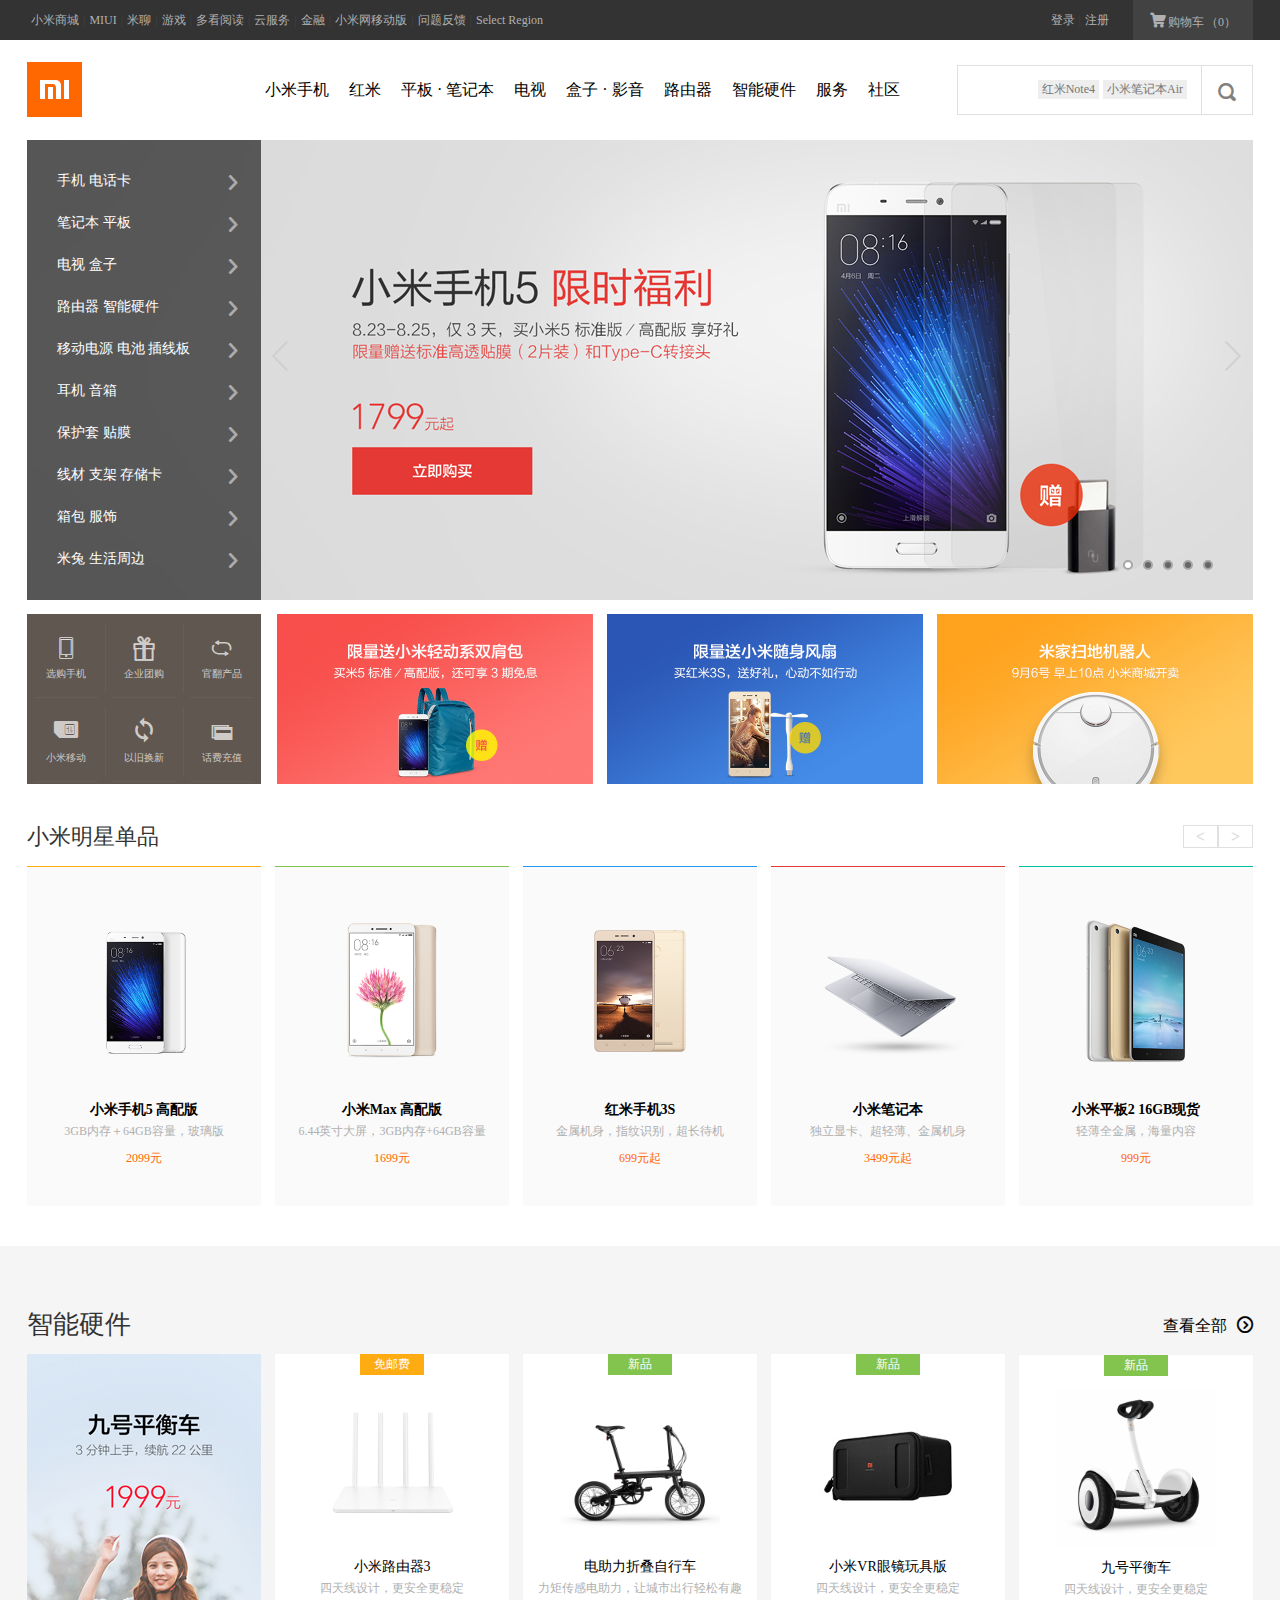
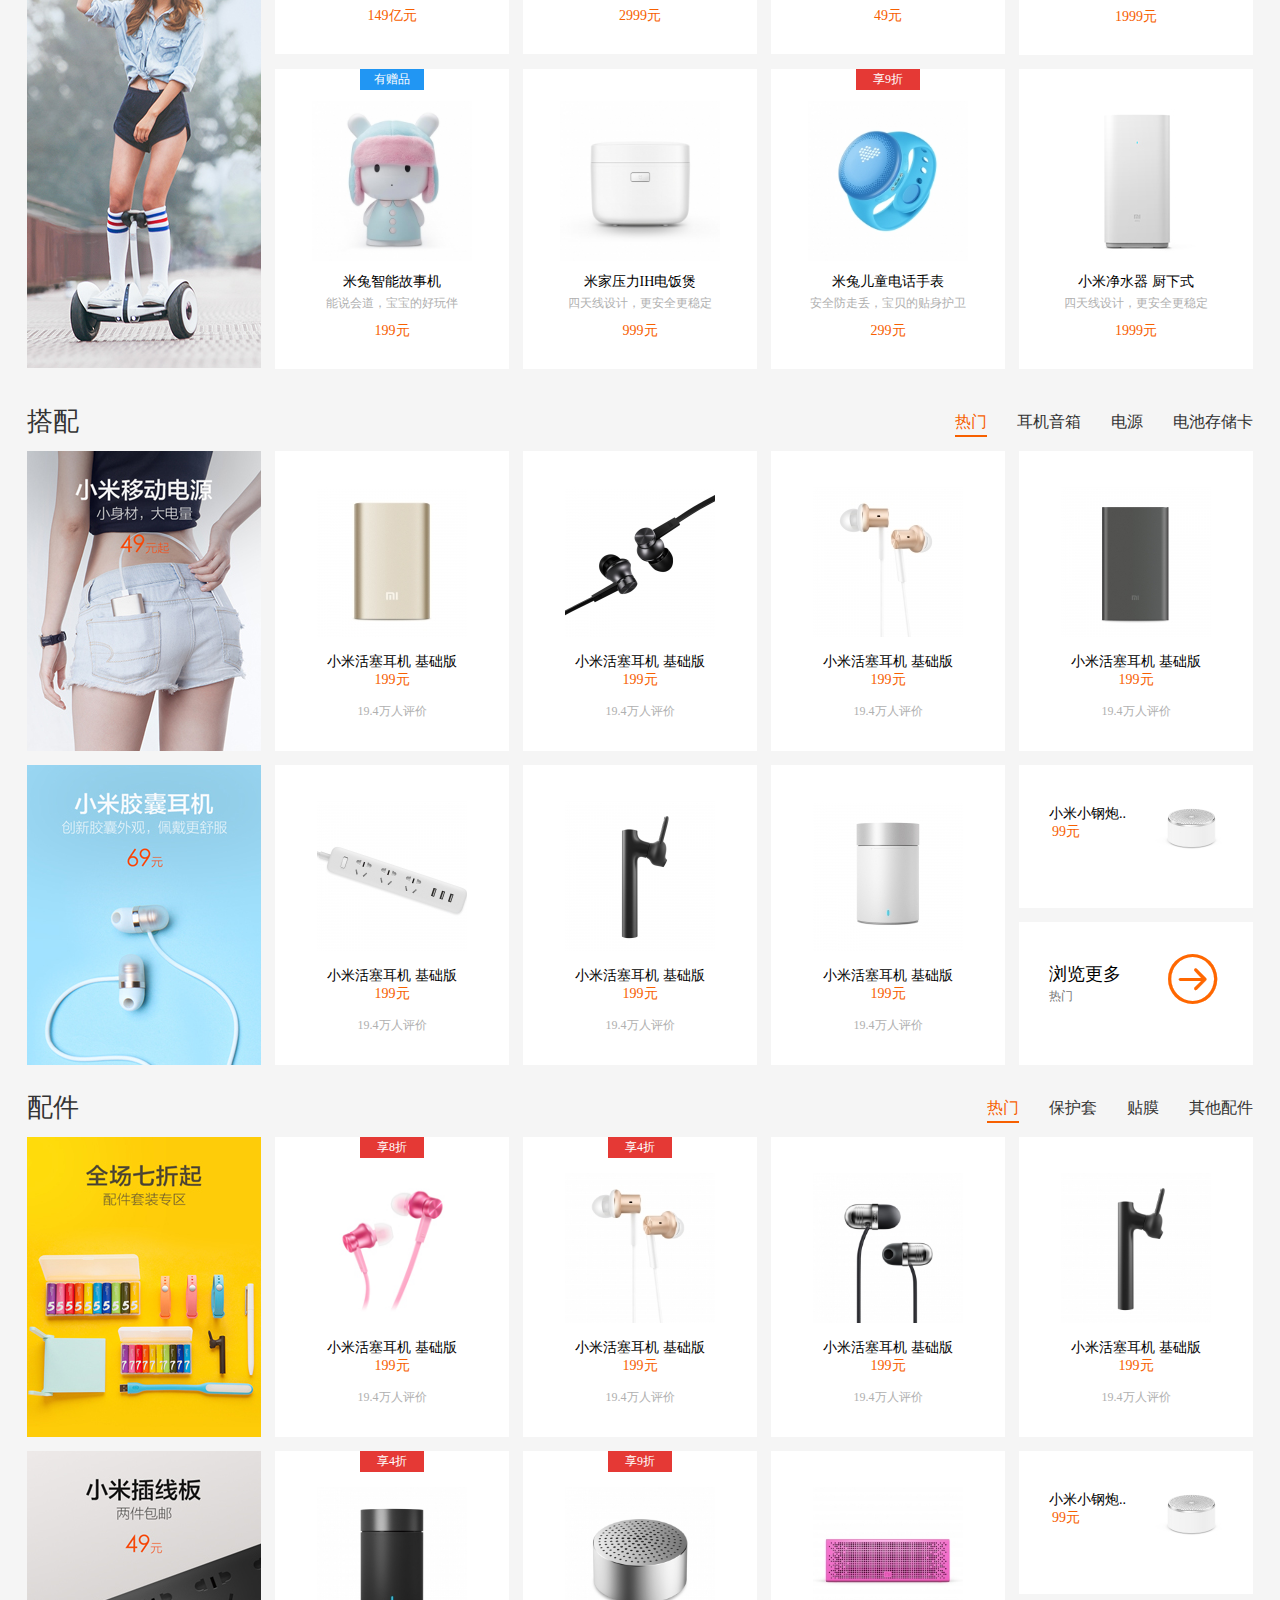
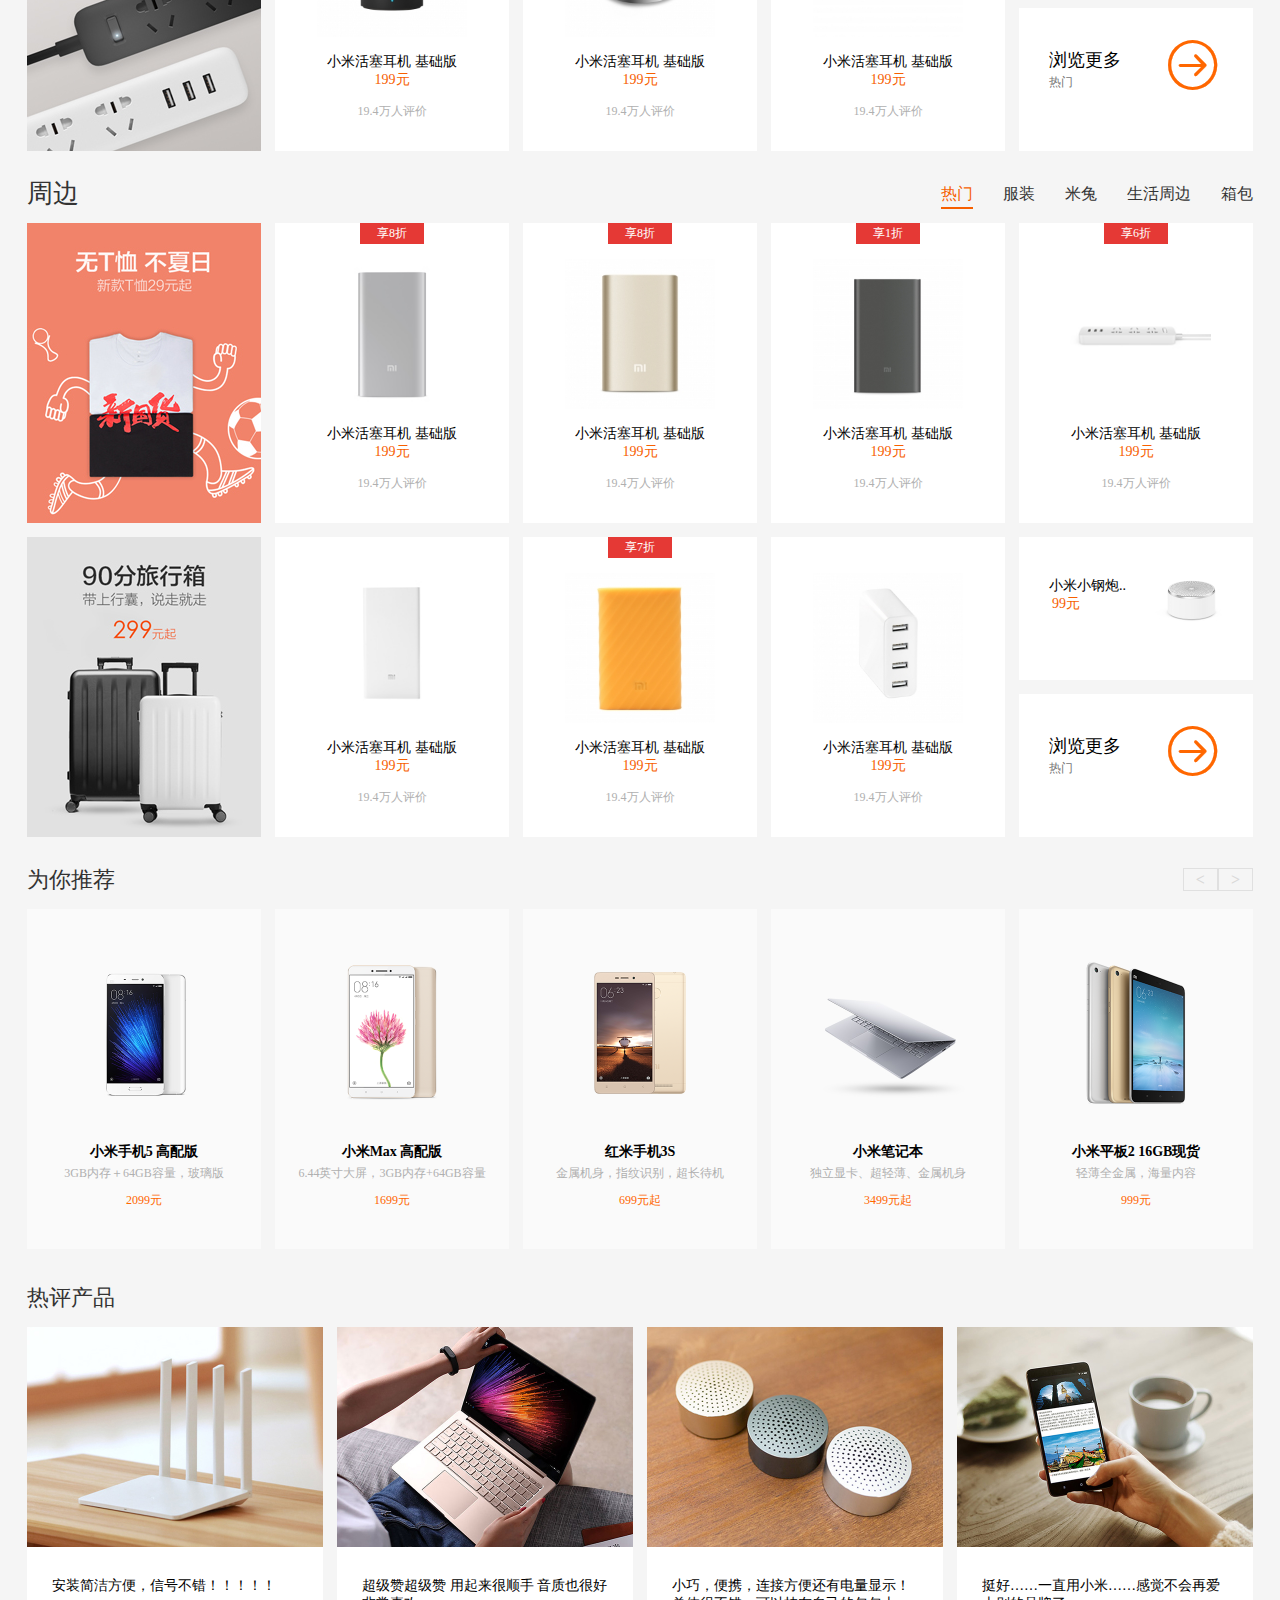
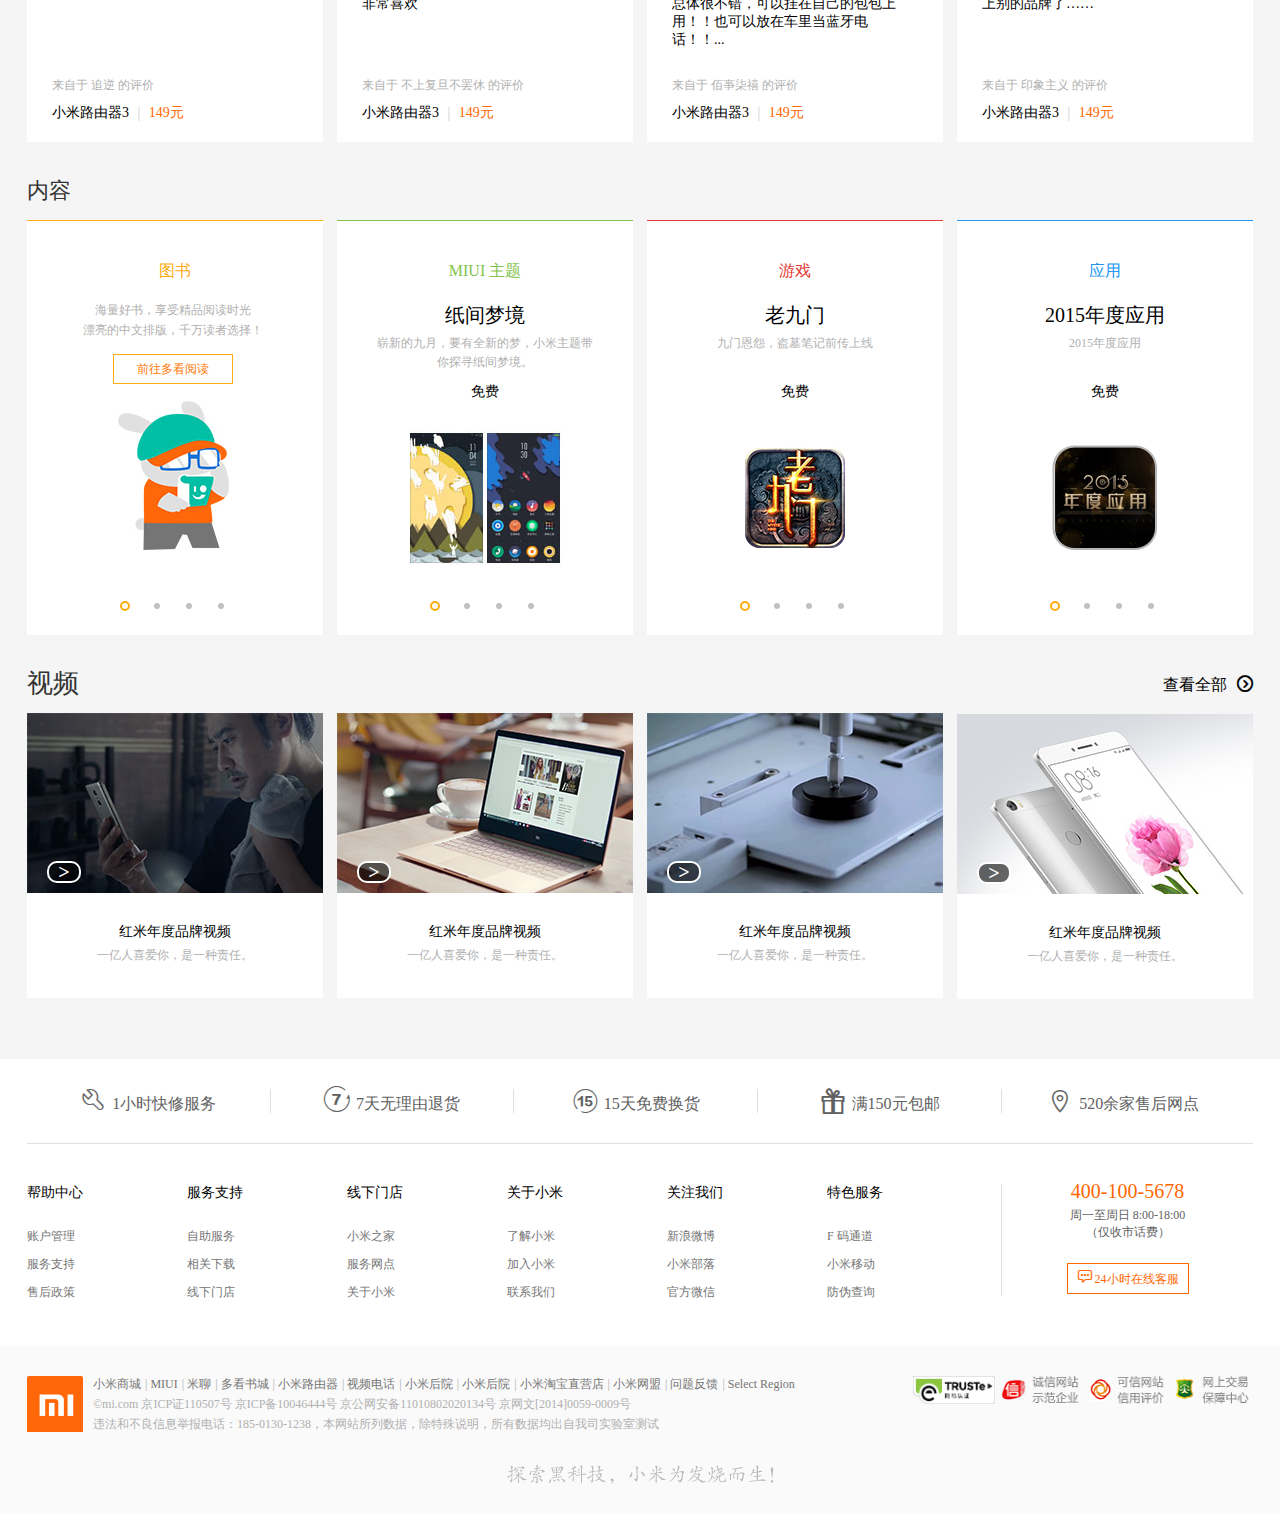
<file: index.html>
<!DOCTYPE html><html lang="en"><head><meta charset="utf-8"><meta http-equiv="X-UA-Compatible" content="IE=edge,chrome=1"><title>小米商城-小米官方网站，小米手机、红米手机、小米笔记本、小米电视正品专卖</title><meta name="description" content=""><meta name="keywords" content=""><link rel="icon" href="favicon.ico" type="image/x-icon"><link href="css/base.css" rel="stylesheet"><link href="css/header.css" rel="stylesheet"><link href="css/nav.css" rel="stylesheet"><link href="css/home.css" rel="stylesheet"><link href="css/main.css" rel="stylesheet"><link href="css/footer.css" rel="stylesheet"><link rel="stylesheet" type="text/css" href="css/login.css"><script src="js/jquery-1.12.3.min.js"></script><script src="js/index.js"></script><script src="js/banner.js"></script><link href="css/name.css" rel="stylesheet"><script src="js/name.js"></script></head><body><div class="mi_top"><div class="container"><div class="mi_top_fl fl"><a href="javascript:void(0);">小米商城</a><span>|</span><a href="javascript:void(0);">MIUI</a><span>|</span><a href="javascript:void(0);">米聊</a><span>|</span><a href="javascript:void(0);">游戏</a><span>|</span><a href="javascript:void(0);">多看阅读</a><span>|</span><a href="javascript:void(0);">云服务</a><span>|</span><a href="javascript:void(0);">金融</a><span>|</span><a href="javascript:void(0);">小米网移动版</a><span>|</span><a href="javascript:void(0);">问题反馈</a><span>|</span><a href="javascript:void(0);">Select Region</a></div><div class="mi_top_fr fr ct"><a href="javascript:void(0);" class="mi_top_box"><span class="iconfont">&#xe68a;</span><span>购物车</span><span class="mi_top_num">（0）</span></a><div class="mi_top_boxa"></div><div class="mi_top_boxs">购物车中还没有商品，赶紧选购吧！</div></div><div class="mi_top_tr fr"><a href="javascript:void(0);">登录</a><span>|</span><a href="javascript:void(0);">注册</a></div></div><div class="mi_logins"><div class="mi_login_auto"><div class="mi_wei"></div><div class="mi_account"><div class="mi_img"></div><h3>小米帐号登录</h3></div><div class="mi_texts"><form action=""><input type="userName" class="mi_user" placeholder="邮箱/手机号码/小米帐号"><input type="passWord" class="mi_pass" placeholder="密码"><input type="button" value="立即登录" class="mi_but" onclick="alert('登录成功');"><fieldset><legend>其他登录方式</legend></fieldset><div class="mi_qt"><a href="">注册小米帐号</a><span>|</span><a href="">忘记密码？</a></div></form></div></div></div></div><div class="mi_head"><div class="container"><div class="mi_hd_login fl"><a href="javascript:void(0);" title="小米官网"></a></div><div class="mi_hd_nav fl"><ul><li class="box"><span class="span">全部商品分类</span><div class="mi_fl_nav"><ul><li class="mi_li_nav"><a href="javascript:void(0);">                                    手机 电话卡<i class="iconfont1">&#xe61d;</i></a><div class="mi_two_nav1 mi_two_navs"><ul class="mi_ul"><li><a href="javascript:void(0);" class="a1"><img src="images/mi5bar80.jpg"><span>小米手机5</span></a><a href="javascript:void(0);" class="a2">选购</a></li><li><a href="javascript:void(0);" class="a1"><img src="images/maxbar80.jpg"><span>小米Max</span></a><a href="javascript:void(0);" class="a2">选购</a></li><li><a href="javascript:void(0);" class="a1"><img src="images/hmnote4-300.jpg"><span>红米Note 4</span></a><a href="javascript:void(0);" class="a2">选购</a></li><li><a href="javascript:void(0);" class="a1"><img src="images/note3.jpg"><span>红米Note 3</span></a><a href="javascript:void(0);" class="a2">选购</a></li><li><a href="javascript:void(0);" class="a1"><img src="images/hm3s80x80.jpg"><span>红米手机3S</span></a><a href="javascript:void(0);" class="a2">选购</a></li><li><a href="javascript:void(0);" class="a1"><img src="images/pro80.jpg"><span>红米Pro</span></a><a href="javascript:void(0);" class="a2">选购</a></li></ul><ul class="mi_ul"><li><a href="javascript:void(0);" class="a1"><img src="images/hongmi3.jpg"><span>红米手机3</span></a><a href="javascript:void(0);" class="a2">选购</a></li><li><a href="javascript:void(0);" class="a1"><img src="images/3X80.jpg"><span>红米手机3X</span></a><a href="javascript:void(0);" class="a2">选购</a></li><li><a href="javascript:void(0);" class="a1"><img src="images/heyue.jpg"><span>合约机</span></a></li><li><a href="javascript:void(0);" class="a1"><img src="images/compare.jpg"><span>对比手机</span></a></li><li><a href="javascript:void(0);" class="a1"><img src="images/mimobile.jpg"><span>小米移动 电话卡</span></a></li></ul></div></li><li class="mi_li_nav"><a href="javascript:void(0);">                                    笔记本 平板<i class="iconfont1">&#xe61d;</i></a><div class="mi_two_nav2 mi_two_navs"><ul class="mi_ul"><li><a href="javascript:void(0);" class="a1"><img src="images/bijiben80.jpg"><span>小米笔记本Air</span></a><a href="javascript:void(0);" class="a2">选购</a></li><li><a href="javascript:void(0);" class="a1"><img src="images/pad2.png"><span>小米平板2</span></a><a href="javascript:void(0);" class="a2">选购</a></li><li><a href="javascript:void(0);" class="a1"><img src="images/usbzjqggg80.jpg"><span>USB-C转接器</span></a></li><li><a href="javascript:void(0);" class="a1"><img src="images/neidanbao80.jpg"><span>小米笔记本内胆包</span></a></li></ul></div></li><li class="mi_li_nav"><a href="javascript:void(0);">                                    电视 盒子<i class="iconfont1">&#xe61d;</i></a><div class="mi_two_nav3 mi_two_navs"><ul class="mi_ul"><li><a href="javascript:void(0);" class="a1"><img src="images/4380side.jpg"><span>小米电视 43英寸</span></a></li><li><a href="javascript:void(0);" class="a1"><img src="images/mitv3s48.jpg"><span>小米电视 48英寸</span></a></li><li><a href="javascript:void(0);" class="a1"><img src="images/tv3-55.jpg"><span>小米电视 55英寸</span></a></li><li><a href="javascript:void(0);" class="a1"><img src="images/tv60.jpg"><span>小米电视 60英寸</span></a></li><li><a href="javascript:void(0);" class="a1"><img src="images/6580side.jpg"><span>小米电视 65英寸</span></a></li><li><a href="javascript:void(0);" class="a1"><img src="images/tv70.png"><span>小米电视 70英寸</span></a></li></ul><ul class="mi_ul"><li><a href="javascript:void(0);" class="a1"><img src="images/tvzj.jpg"><span>小米电视主机</span></a></li><li><a href="javascript:void(0);" class="a1"><img src="images/hezizengqiangban80side.jpg"><span>小米盒子3 增强版</span></a></li><li><a href="javascript:void(0);" class="a1"><img src="images/hezis.jpg"><span>小米盒子3</span></a></li><li><a href="javascript:void(0);" class="a1"><img src="images/hezimini.jpg"><span>小米盒子 mini</span></a></li><li><a href="javascript:void(0);" class="a1"><img src="images/diyinpao.jpg"><span>小米低音炮</span></a></li><li><a href="javascript:void(0);" class="a1"><img src="images/shb.jpg"><span>蓝牙手柄</span></a></li></ul><ul class="mi_ul"><li><a href="javascript:void(0);" class="a1"><img src="images/zuheyinxiang80side.jpg"><span>家庭音响</span></a></li><li><a href="javascript:void(0);" class="a1"><img src="images/dianshipeijian.jpg"><span>电视盒子配件</span></a></li></ul></div></li><li class="mi_li_nav"><a href="javascript:void(0);">                                    路由器 智能硬件<i class="iconfont1">&#xe61d;</i></a><div class="mi_two_nav4 mi_two_navs"><ul class="mi_ul"><li><a href="javascript:void(0);" class="a1"><img src="images/jiqiren.jpg"><span>米家扫地机器人</span></a></li><li><a href="javascript:void(0);" class="a1"><img src="images/vr8080.jpg"><span>小米VR眼镜玩具版</span></a></li><li><a href="javascript:void(0);" class="a1"><img src="images/luyouqi-80.jpg"><span>小米路由器</span></a></li><li><a href="javascript:void(0);" class="a1"><img src="images/scooter.jpg"><span>九号平衡车</span></a></li><li><a href="javascript:void(0);" class="a1"><img src="images/dianfanbao-80.jpg"><span>米家压力IH电饭煲</span></a></li><li><a href="javascript:void(0);" class="a1"><img src="images/shuihu80.jpg"><span>米家恒温电水壶</span></a></li></ul><ul class="mi_ul"><li><a href="javascript:void(0);" class="a1"><img src="images/zxc80-80.jpg"><span>电助力折叠自行车</span></a></li><li><a href="javascript:void(0);" class="a1"><img src="images/xiaobai80.jpg"><span>摄像机</span></a></li><li><a href="javascript:void(0);" class="a1"><img src="images/jinghuaqilvxin80.jpg"><span>净化器及滤芯</span></a></li><li><a href="javascript:void(0);" class="a1"><img src="images/jingshuiqiandlvxin-80.jpg"><span>净水器及滤芯</span></a></li><li><a href="javascript:void(0);" class="a1"><img src="images/xueyaji-80.jpg"><span>血压计</span></a></li><li><a href="javascript:void(0);" class="a1"><img src="images/zhinengdeng-80.jpg"><span>智能灯</span></a></li></ul><ul class="mi_ul"><li><a href="javascript:void(0);" class="a1"><img src="images/gushiji80.jpg"><span>米兔智能故事机</span></a></li><li><a href="javascript:void(0);" class="a1"><img src="images/zhinengjiatingtaozhuang-80.jpg"><span>智能家庭组合</span></a></li><li><a href="javascript:void(0);" class="a1"><img src="images/shouhuan280.jpg"><span>手环及配件</span></a></li><li><a href="javascript:void(0);" class="a1"><img src="images/scale.jpg"><span>体重秤</span></a></li><li><a href="javascript:void(0);" class="a1"><img src="images/shoubiao3-80.jpg"><span>米兔儿童电话手表</span></a></li><li><a href="javascript:void(0);" class="a1"><img src="images/znyjdaohang.jpg"><span>全部智能硬件</span></a></li></ul></div></li><li class="mi_li_nav"><a href="javascript:void(0);">                                    移动电源 电池 插线板<i class="iconfont1">&#xe61d;</i></a><div class="mi_two_nav5 mi_two_navs"><ul class="mi_ul"><li><a href="javascript:void(0);" class="a1"><img src="images/dianyuan.jpg"><span>小米移动电源</span></a></li><li><a href="javascript:void(0);" class="a1"><img src="images/powerscript.jpg"><span>小米插线板</span></a></li><li><a href="javascript:void(0);" class="a1"><img src="images/yidongdianyuan.jpg"><span>品牌移动电源</span></a></li><li><a href="javascript:void(0);" class="a1"><img src="images/dianyuanfujian.jpg"><span>移动电源附件</span></a></li><li><a href="javascript:void(0);" class="a1"><img src="images/charger80.jpg"><span>电池</span></a></li><li><a href="javascript:void(0);" class="a1"><img src="images/chongdianqi-80.jpg"><span>充电器</span></a></li></ul><ul class="mi_ul"><li><a href="javascript:void(0);" class="a1"><img src="images/5Battery1.jpg"><span>彩虹5号电池</span></a></li><li><a href="javascript:void(0);" class="a1"><img src="images/7Battery1.jpg"><span>彩虹7号电池</span></a></li></ul></div></li><li class="mi_li_nav"><a href="javascript:void(0);">                                    耳机 音箱<i class="iconfont1">&#xe61d;</i></a><div class="mi_two_nav6 mi_two_navs"><ul class="mi_ul"><li><a href="javascript:void(0);" class="a1"><img src="images/headphone.jpg"><span>小米头戴式耳机</span></a></li><li><a href="javascript:void(0);" class="a1"><img src="images/quantie.jpg"><span>小米圈铁耳机</span></a></li><li><a href="javascript:void(0);" class="a1"><img src="images/jiaonang80.jpg"><span>小米胶囊耳机</span></a></li><li><a href="javascript:void(0);" class="a1"><img src="images/jichuban-80.jpg"><span>小米活塞耳机 基础版</span></a></li><li><a href="javascript:void(0);" class="a1"><img src="images/bluetoothheadset.jpg"><span>小米蓝牙耳机</span></a></li><li><a href="javascript:void(0);" class="a1"><img src="images/pinpai80.jpg"><span>品牌耳机</span></a></li></ul><ul class="mi_ul"><li><a href="javascript:void(0);" class="a1"><img src="images/pocketaudio.png"><span>小米蓝牙音箱</span></a></li><li><a href="javascript:void(0);" class="a1"><img src="images/suishen-80.jpg"><span>小米随身蓝牙音箱</span></a></li><li><a href="javascript:void(0);" class="a1"><img src="images/xiaogangpao2-hei-80.jpg"><span>小钢炮音箱 2</span></a></li><li><a href="javascript:void(0);" class="a1"><img src="images/qignchungangpao-80.jpg"><span>小钢炮音箱 青春版</span></a></li><li><a href="javascript:void(0);" class="a1"><img src="images/fanghezi.jpg"><span>小米方盒子音箱</span></a></li><li><a href="javascript:void(0);" class="a1"><img src="images/mituyinx80.jpg"><span>小米米兔音箱</span></a></li></ul><ul class="mi_ul"><li><a href="javascript:void(0);" class="a1"><img src="images/radio80side.jpg"><span>网络收音机</span></a></li><li><a href="javascript:void(0);" class="a1"><img src="images/pinpaiyinxiang.jpg"><span>品牌音箱</span></a></li></ul></div></li><li class="mi_li_nav"><a href="javascript:void(0);">                                    保护套 贴膜<i class="iconfont1">&#xe61d;</i></a><div class="mi_two_nav7 mi_two_navs"><ul class="mi_ul"><li><a href="javascript:void(0);" class="a1"><img src="images/tiemo.jpg"><span>贴膜</span></a></li><li><a href="javascript:void(0);" class="a1"><img src="images/baohu.jpg"><span>保护套/保护壳</span></a></li><li><a href="javascript:void(0);" class="a1"><img src="images/hougai.jpg"><span>后盖</span></a></li><li><a href="javascript:void(0);" class="a1"><img src="images/tiezhi80.jpg"><span>背贴</span></a></li></ul></div></li><li class="mi_li_nav"><a href="javascript:void(0);">                                    线材 支架 存储卡<i class="iconfont1">&#xe61d;</i></a><div class="mi_two_nav8 mi_two_navs"><ul class="mi_ul"><li><a href="javascript:void(0);" class="a1"><img src="images/xiancai.jpg"><span>线材</span></a></li><li><a href="javascript:void(0);" class="a1"><img src="images/zipaigan.jpg"><span>自拍杆</span></a></li><li><a href="javascript:void(0);" class="a1"><img src="images/zhijia.jpg"><span>手机支架</span></a></li><li><a href="javascript:void(0);" class="a1"><img src="images/cunchu.jpg"><span>箱包 服饰</span></a></li></ul></div></li><li class="mi_li_nav"><a href="javascript:void(0);">                                    箱包 服饰<i class="iconfont1">&#xe61d;</i></a><div class="mi_two_nav9 mi_two_navs"><ul class="mi_ul"><li><a href="javascript:void(0);" class="a1"><img src="images/xiangbao-80.jpg"><span>箱包</span></a></li><li><a href="javascript:void(0);" class="a1"><img src="images/lvxingxiang.jpg"><span>90分旅行箱</span></a></li><li><a href="javascript:void(0);" class="a1"><img src="images/fuzhuang-80.jpg"><span>服饰</span></a></li></ul></div></li><li class="mi_li_nav"><a href="javascript:void(0);">                                    米兔 生活周边<i class="iconfont1">&#xe61d;</i></a><div class="mi_two_nav10 mi_two_navs"><ul class="mi_ul"><li><a href="javascript:void(0);" class="a1"><img src="images/mitu-80.jpg"><span>米兔玩偶</span></a></li><li><a href="javascript:void(0);" class="a1"><img src="images/shubiaodian-80.jpg"><span>鼠标垫</span></a></li><li><a href="javascript:void(0);" class="a1"><img src="images/zhoubian1.jpg"><span>生活周边</span></a></li><li><a href="javascript:void(0);" class="a1"><img src="images/80-80.jpg"><span>《小米》目录杂志</span></a></li></ul></div></li></ul></div></li><li class="li"><a href="javascript:void(0);" title="">小米手机</a></li><li class="li"><a href="javascript:void(0);" title="">红米</a></li><li class="li"><a href="javascript:void(0);" title="">平板 · 笔记本</a></li><li class="li"><a href="javascript:void(0);" title="">电视</a></li><li class="li"><a href="javascript:void(0);" title="">盒子 · 影音</a></li><li class="li"><a href="javascript:void(0);" title="">路由器</a></li><li class="li"><a href="javascript:void(0);" title="">智能硬件</a></li><li><a href="javascript:void(0);" title="">服务</a></li><li><a href="javascript:void(0);" title="">社区</a></li></ul></div><div class="mi_hd_search fr"><form><input type="search" class="search"><input type="submit"  value="&#xe60a;" class="submit iconfont"><div class="text"><a href="javascript:void(0);">红米Note4</a><a href="javascript:void(0);">小米笔记本Air</a></div><div class="mi_hd_option"><ul><li><a href="javascript:void(0);">                                小米手机5<span>约有11件</span></a></li><li><a href="javascript:void(0);">                                空气净化器2<span>约有1件</span></a></li><li><a href="javascript:void(0);">                                活塞耳机<span>约有4件</span></a></li><li><a href="javascript:void(0);">                                小米路由器<span>约有8件</span></a></li><li><a href="javascript:void(0);">                                移动电源<span>约有21件</span></a></li><li><a href="javascript:void(0);">                                运动相机<span>约有3件</span></a></li><li><a href="javascript:void(0);">                                小蚁摄像机<span>约有2件</span></a></li><li><a href="javascript:void(0);">                                小米体重秤<span>约有1件</span></a></li><li><a href="javascript:void(0);">                                小米插线板<span>约有13件</span></a></li><li><a href="javascript:void(0);">                                配件优惠套装<span>约有32件</span></a></li></ul></div></form></div></div><div class="mi_buttom"><div class="container"><div class="mi_bt_con"><ul><li><a href="javascript:void(0);"><img src="images/maxdingbu!160x110.jpg" alt=""></a><div>小米Max</div><p>1499元起</p></li><li><a href="javascript:void(0);"><img src="images/mi5!160x110.jpg" alt=""></a><div>小米手机5</div><p>1799元起</p></li></ul></div><div class="mi_bt_con"><ul><li><a href="javascript:void(0);"><img src="images/hongminote4!320x220.jpg" alt=""></a><div>小米Max</div><p>1499元起</p></li><li><a href="javascript:void(0);"><img src="images/hongmipro-320!160x110.jpg" alt=""></a><div>小米手机5</div><p>1799元起</p></li><li><a href="javascript:void(0);"><img src="images/hongmipro-320!160x110.jpg" alt=""></a><div>小米手机5</div><p>1799元起</p></li><li><a href="javascript:void(0);"><img src="images/hongmi3s!160x110.jpg" alt=""></a><div>小米手机5</div><p>1799元起</p></li><li><a href="javascript:void(0);"><img src="images/hongmi3s!160x110.jpg" alt=""></a><div>小米手机5</div><p>1799元起</p></li><li><a href="javascript:void(0);"><img src="images/320-220!160x110.jpg" alt=""></a><div>小米手机5</div><p>1799元起</p></li></ul></div><div class="mi_bt_con"><ul><li><a href="javascript:void(0);"><img src="images/mipad2-64-win!160x110.jpg" alt=""></a><div>小米Max</div><p>1499元起</p></li><li><a href="javascript:void(0);"><img src="images/mipad2-16!160x110.jpg" alt=""></a><div>小米手机5</div><p>1799元起</p></li><li><a href="javascript:void(0);"><img src="images/mipad2-16!160x110.jpg" alt=""></a><div>小米Max</div><p>1499元起</p></li><li><a href="javascript:void(0);"><img src="images/bijiben32012.5!160x110.jpg" alt=""></a><div>小米手机5</div><p>1799元起</p></li><li><a href="javascript:void(0);"><img src="images/bijiben320!160x110.jpg" alt=""></a><div>小米手机5</div><p>1799元起</p></li></ul></div><div class="mi_bt_con"><ul><li><a href="javascript:void(0);"><img src="images/mitv3s48!160x110.jpg" alt=""></a><div>小米Max</div><p>1499元起</p></li><li><a href="javascript:void(0);"><img src="images/mitv355!160x110.jpg" alt=""></a><div>小米手机5</div><p>1799元起</p></li><li><a href="javascript:void(0);"><img src="images/mitv3-60!160x110.jpg" alt=""></a><div>小米Max</div><p>1499元起</p></li><li><a href="javascript:void(0);"><img src="images/mitv70!160x110.jpg" alt=""></a><div>小米Max</div><p>1499元起</p></li></ul></div><div class="mi_bt_con"><ul><li><a href="javascript:void(0);"><img src="images/hezi3s!160x110.jpg" alt=""></a><div>小米Max</div><p>1499元起</p></li><li><a href="javascript:void(0);"><img src="images/hezimini.png" alt=""></a><div>小米手机5</div><p>1799元起</p></li><li><a href="javascript:void(0);"><img src="images/hezi3s!160x110.jpg" alt=""></a><div>小米手机5</div><p>1799元起</p></li><li><a href="javascript:void(0);"><img src="images/hezimini.png" alt=""></a><div>小米Max</div><p>1499元起</p></li><li><a href="javascript:void(0);"><img src="images/hezimini.png" alt=""></a><div>小米Max</div><p>1499元起</p></li><li><a href="javascript:void(0);"><img src="images/hezi3s!160x110.jpg" alt=""></a><div>小米手机5</div><p>1799元起</p></li></ul></div><div class="mi_bt_con"><ul><li><a href="javascript:void(0);"><img src="images/miwifi!160x110.jpg" alt=""></a><div>小米Max</div><p>1499元起</p></li><li><a href="javascript:void(0);"><img src="images/miwifimini!160x110.jpg" alt=""></a><div>小米手机5</div><p>1799元起</p></li><li><a href="javascript:void(0);"><img src="images/luyouqi3c!160x110.jpg" alt=""></a><div>小米Max</div><p>1499元起</p></li><li><a href="javascript:void(0);"><img src="images/miwifilite!160x110.jpg" alt=""></a><div>小米手机5</div><p>1799元起</p></li><li><a href="javascript:void(0);"><img src="images/miwifi!160x110.jpg" alt=""></a><div>小米Max</div><p>1499元起</p></li><li><a href="javascript:void(0);"><img src="images/luyouqi3c!160x110.jpg" alt=""></a><div>小米Max</div><p>1499元起</p></li></ul></div><div class="mi_bt_con"><ul><li><a href="javascript:void(0);"><img src="images/scooter!160x110.jpg" alt=""></a><div>小米Max</div><p>1499元起</p></li><li><a href="javascript:void(0);"><img src="images/water2!160x110.jpg" alt=""></a><div>小米手机5</div><p>1799元起</p></li><li><a href="javascript:void(0);"><img src="images/dianfanbao!160x110.jpg" alt=""></a><div>小米Max</div><p>1499元起</p></li><li><a href="javascript:void(0);"><img src="images/air2!160x110.jpg" alt=""></a><div>小米手机5</div><p>1799元起</p></li><li><a href="javascript:void(0);"><img src="images/xiaobaishexiangji!160x110.jpg" alt=""></a><div>小米Max</div><p>1499元起</p></li><li><a href="javascript:void(0);"><img src="images/zhinengyingjian!160x110.jpg" alt=""></a><div>小米手机5</div><p>1799元起</p></li></ul></div></div></div></div><div class="mi_home container"><div class="mi_home_top"><div class="mi_home_banner clearfix" id="banner"><ul><li><a href="javascript:void(0);"><img src="images/bc62a28f-de64-4eee-853b-36772a97f67e.jpg" alt=""></a></li><li><a href="javascript:void(0);"><img src="images/ba4939c9-fc0a-4916-bddc-726fa00f7e9b.jpg" alt=""></a></li><li><a href="javascript:void(0);"><img src="images/9aca86a6-91e7-43e3-bf6e-93f56b9748d9.jpg" alt=""></a></li><li><a href="javascript:void(0);"><img src="images/bdd28021-fa64-4e21-9acd-d2507abca3c8.jpg" alt=""></a></li><li><a href="javascript:void(0);"><img src="images/cd948695-c80f-45ed-ade8-b0a8cb1c1929.jpg" alt=""></a></li></ul><ol><li class="current"></li><li></li><li></li><li></li><li></li></ol><div class="arr"><span class="left-but"></span><span class="right-but"></span></div></div><div class="mi_home_column clearfix"><div class="mi_column"><ul><li><a href="javascript:void(0);"><i class="iconfont">&#xe60d;</i>                            选购手机</a></li><li><a href="javascript:void(0);"><i class="iconfont">&#xe64b;</i>                            企业团购</a></li><li><a href="javascript:void(0);"><i class="iconfont">&#xe630;</i>                            官翻产品</a></li><li><a href="javascript:void(0);"><i class="iconfont">&#xe66d;</i>                            小米移动</a></li><li><a href="javascript:void(0);"><i class="iconfont">&#xe631;</i>                            以旧换新</a></li><li><a href="javascript:void(0);"><i class="iconfont">&#xe603;</i>                            话费充值</a></li></ul></div><div class="mi_map"><ul><li><a href="javascript:void(0);"><img src="images/475f7b9a-f330-46fa-8d18-7f42674e05a3.jpg" alt=""></a></li><li><a href="javascript:void(0);"><img src="images/9992fbf6-a877-4708-b984-6c034fc9fafc.jpg" alt=""></a></li><li><a href="javascript:void(0);"><img src="images/cd0b614f-83ea-4d6a-8129-9001ca31ff79.jpg" alt=""></a></li></ul></div></div></div><div class="mi_home_btm"><div class="mi_home_tle"><h2>小米明星单品</h2><div class="mi_home_arrow"><span>&lt;</span><span>&gt;</span></div></div><div class="mi_home_hot"><ul class="clearfix"><li><a href="javascript:void(0);"><img src="images/ac9d56f1-65c6-4174-940b-b3c79aafe0a2.jpg"></a><h4><a href="javascript:void(0);">小米手机5 高配版</a></h4><p class="p1">3GB内存＋64GB容量，玻璃版</p><p class="p2">2099元</p></li><li><a href="javascript:void(0);"><img src="images/0df5d106-ab01-4013-87de-a9793094245d.png"></a><h4><a href="javascript:void(0);">小米Max 高配版</a></h4><p class="p1">6.44英寸大屏，3GB内存+64GB容量</p><p class="p2">1699元</p></li><li><a href="javascript:void(0);"><img src="images/a8a21b9a-1b93-467d-baf3-1653976c4bdf.png"></a><h4><a href="javascript:void(0);">红米手机3S</a></h4><p class="p1">金属机身，指纹识别，超长待机</p><p class="p2">699元起</p></li><li><a href="javascript:void(0);"><img src="images/46efda8b-672a-41a0-8ea9-434b746e5c62.jpg"></a><h4><a href="javascript:void(0);">小米笔记本</a></h4><p class="p1">独立显卡、超轻薄、金属机身</p><p class="p2">3499元起</p></li><li><a href="javascript:void(0);"><img src="images/4c68c352-fbd3-452d-be90-7b47e4f6ce76.png"></a><h4><a href="javascript:void(0);">小米平板2 16GB现货</a></h4><p class="p1">轻薄全金属，海量内容</p><p class="p2">999元</p></li><li><a href="javascript:void(0);"><img src="images/74dd9736-f254-4964-a06a-24f0befb21ac.png"></a><h4><a href="javascript:void(0);">小米电视3S 48英寸</a></h4><p class="p1">原装液晶屏，金属机</p><p class="p2">1999元</p></li><li><a href="javascript:void(0);"><img src="images/T146YgBKhv1RXrhCrK.jpg"></a><h4><a href="javascript:void(0);">小米盒子3 增强版</a></h4><p class="p1">高端 4K 网络机顶盒</p><p class="p2">399元</p></li><li><a href="javascript:void(0);"><img src="images/6ef55907-bbed-49be-a2bb-be0821b5f7b8.png"></a><h4><a href="javascript:void(0);">小米手环 2</a></h4><p class="p1">每天早10点开售</p><p class="p2">149元</p></li><li><a href="javascript:void(0);"><img src="images/0906bec7-68ad-41e9-9617-fb6550725a85.jpg"></a><h4><a href="javascript:void(0);">米家 LED 智能台灯</a></h4><p class="p1">无可视频闪，亮度色温无级调节</p><p class="p2">169元</p></li><li><a href="javascript:void(0);"><img src="images/T1d__jBQYT1RXrhCrK.jpg"></a><h4><a href="javascript:void(0);">小米空气净化器2</a></h4><p class="p1">10分钟，房间空气焕然一新</p><p class="p2">699元</p></li></ul></div></div></div><div class="mi_main"><div class="container"><div class="mi_main_smart"><div class="mi_smart_top"><h2 class="fl">智能硬件</h2><div class="fr"><a href="javascript:void(0);">                        查看全部<i class="iconfont i">&#xe64f;</i></a></div></div><div class="mi_smart_bot"><a href="javascript:void(0);" class="fl"><img src="images/124d82cc-cfce-44ab-b711-28b21be81683.jpg"></a><div class="mi_bot_con"><ul class="clearfix"><li><div>免邮费</div><a href="javascript:void(0);"><img src="images/T1rQAgB7Av1RXrhCrK.jpg"></a><h3><a href="javascript:void(0);">小米路由器3</a></h3><p class="p1">四天线设计，更安全更稳定</p><p><span>149亿元</span></p></li><li><div>新品</div><a href="javascript:void(0);"><img src="images/2b69b930-a2fd-4d09-a46a-8690cb79f764.jpg"></a><h3><a href="javascript:void(0);">电助力折叠自行车</a></h3><p class="p1">力矩传感电助力，让城市出行轻松有趣</p><p><span>2999元</span></p></li><li><div>新品</div><a href="javascript:void(0);"><img src="images/0ecb87b1-9604-4f31-a4b4-29bd2c911680.jpg"></a><h3><a href="javascript:void(0);">小米VR眼镜玩具版</a></h3><p class="p1">四天线设计，更安全更稳定</p><p><span>49元</span></p></li><li><div>新品</div><a href="javascript:void(0);"><img src="images/T1PXhgBbdT1RXrhCrK!220x220.jpg"></a><h3><a href="javascript:void(0);">九号平衡车</a></h3><p class="p1">四天线设计，更安全更稳定</p><p><span>1999元</span></p></li><li><div>有赠品</div><a href="javascript:void(0);"><img src="images/pms_1464615180.86261317!220x220.jpg"></a><h3><a href="javascript:void(0);">米兔智能故事机</a></h3><p class="p1">能说会道，宝宝的好玩伴</p><p><span>199元</span></p></li><li><a href="javascript:void(0);"><img src="images/T1OVC_ByY_1RXrhCrK!220x220.jpg"></a><h3><a href="javascript:void(0);">米家压力IH电饭煲</a></h3><p class="p1">四天线设计，更安全更稳定</p><p><span>999元</span></p></li><li><div>享9折</div><a href="javascript:void(0);"><img src="images/T1sDE_Bjhv1RXrhCrK!220x220.jpg"></a><h3><a href="javascript:void(0);">米兔儿童电话手表</a></h3><p class="p1">安全防走丢，宝贝的贴身护卫</p><p><span>299元</span></p></li><li><a href="javascript:void(0);"><img src="images/T1zTK_Bbhv1RXrhCrK.jpg"></a><h3><a href="javascript:void(0);">小米净水器 厨下式</a></h3><p class="p1">四天线设计，更安全更稳定</p><p><span>1999元</span></p></li></ul></div></div></div><div class="mi_main_match"><div class="mi_match_top"><h2 class="fl">搭配</h2><div class="fr"><ul><li class="active">热门</li><li>耳机音箱</li><li>电源</li><li>电池存储卡</li></ul></div></div><div class="mi_match_bot"><div class="mi_bot_1 fl"><ul><li><a href="javascript:void(0);"><img src="images/809aed51-f9b9-482e-a249-93d44225439e.jpg"></a></li><li><a href="javascript:void(0);"><img src="images/ffe46b8a-6c97-4b92-a053-da243df50e23.jpg"></a></li></ul></div><div class="mi_bot_2"><ul><li class="mi_li"><a href="javascript:void(0);" class="a1"><img src="images/T12HJvByEv1RXrhCrK.jpg"></a><h3><a href="javascript:void(0);">小米活塞耳机 基础版</a></h3><p><span>199元</span></p><p class="p1">19.4万人评价</p><div class="mi_li_box"><a href="javascript:void(0);">比我以前买的小米充电宝砖头好太多了！放在包里不占位置...</a><p>来自于 龚毅祥 的评价</p></div></li><li class="mi_li"><a href="javascript:void(0);" class="a1"><img src="images/T1WxYvB_xv1RXrhCrK.jpg"></a><h3><a href="javascript:void(0);">小米活塞耳机 基础版</a></h3><p><span>199元</span></p><p class="p1">19.4万人评价</p><div class="mi_li_box"><a href="javascript:void(0);">比我以前买的小米充电宝砖头好太多了！放在包里不占位置...</a><p>来自于 龚毅祥 的评价</p></div></li><li class="mi_li"><a href="javascript:void(0);" class="a1"><img src="images/T1ycK_BjYv1RXrhCrK.jpg"></a><h3><a href="javascript:void(0);">小米活塞耳机 基础版</a></h3><p><span>199元</span></p><p class="p1">19.4万人评价</p><div class="mi_li_box"><a href="javascript:void(0);">比我以前买的小米充电宝砖头好太多了！放在包里不占位置...</a><p>来自于 龚毅祥 的评价</p></div></li><li class="mi_li"><a href="javascript:void(0);" class="a1"><img src="images/T1eSZgBjVT1RXrhCrK.jpg"></a><h3><a href="javascript:void(0);">小米活塞耳机 基础版</a></h3><p><span>199元</span></p><p class="p1">19.4万人评价</p><div class="mi_li_box"><a href="javascript:void(0);">比我以前买的小米充电宝砖头好太多了！放在包里不占位置...</a><p>来自于 龚毅祥 的评价</p></div></li><li class="mi_li"><a href="javascript:void(0);" class="a1"><img src="images/pms_1463579883.27084326.jpg"></a><h3><a href="javascript:void(0);">小米活塞耳机 基础版</a></h3><p><span>199元</span></p><p class="p1">19.4万人评价</p><div class="mi_li_box"><a href="javascript:void(0);">比我以前买的小米充电宝砖头好太多了！放在包里不占位置...</a><p>来自于 龚毅祥 的评价</p></div></li><li class="mi_li"><a href="javascript:void(0);" class="a1"><img src="images/T190DvB4dv1RXrhCrK.jpg"></a><h3><a href="javascript:void(0);">小米活塞耳机 基础版</a></h3><p><span>199元</span></p><p class="p1">19.4万人评价</p><div class="mi_li_box"><a href="javascript:void(0);">比我以前买的小米充电宝砖头好太多了！放在包里不占位置...</a><p>来自于 龚毅祥 的评价</p></div></li><li class="mi_li"><a href="javascript:void(0);" class="a1"><img src="images/T1F5K_BjVv1RXrhCrK.jpg"></a><h3><a href="javascript:void(0);">小米活塞耳机 基础版</a></h3><p><span>199元</span></p><p class="p1">19.4万人评价</p><div class="mi_li_box"><a href="javascript:void(0);">比我以前买的小米充电宝砖头好太多了！放在包里不占位置...</a><p>来自于 龚毅祥 的评价</p></div></li><li class="mi_liss"><h3 class="fl" style="margin-top: 20px;margin-left: 30px;font-weight: 200;"><a href="javascript:void(0);">小米小钢炮..</a><p style="color: #f76000;margin-right: 43px;">99元</p></h3><a href="javascript:void(0);" class="fr" style="margin-right: 22px;"><img src="images/T15hZ_BsDv1RXrhCrK.jpg"></a></li><li class="mi_liss"><a href="javascript:void(0);" class="fl" style="font-size:18px;margin-left: 30px;margin-top: 20px;">                                浏览更多<p style="font-size:12px;color:#757575;margin-right:48px;margin-top:2px;">热门</p></a><a href="javascript:void(0);" class="fr" style="margin-top:10px;"><i class="iconfont" style="font-size: 50px;margin-right: 35px;color:#ff6700">&#xe69f;</i></a></li></ul><ul><li class="mi_li"><a href="javascript:void(0);" class="a1"><img src="images/T1..W_Bvxv1RXrhCrK.jpg"></a><h3><a href="javascript:void(0);">小米活塞耳机 基础版</a></h3><p><span>199元</span></p><p class="p1">19.4万人评价</p><div class="mi_li_box"><a href="javascript:void(0);">比我以前买的小米充电宝砖头好太多了！放在包里不占位置...</a><p>来自于 龚毅祥 的评价</p></div></li><li class="mi_li"><a href="javascript:void(0);" class="a1"><img src="images/T1ycK_BjYv1RXrhCrK!220x220.jpg"></a><h3><a href="javascript:void(0);">小米活塞耳机 基础版</a></h3><p><span>199元</span></p><p class="p1">19.4万人评价</p><div class="mi_li_box"><a href="javascript:void(0);">比我以前买的小米充电宝砖头好太多了！放在包里不占位置...</a><p>来自于 龚毅祥 的评价</p></div></li><li class="mi_li"><div>享9折</div><a href="javascript:void(0);" class="a1"><img src="images/T1SkV_BCd_1RXrhCrK!220x220.jpg"></a><h3><a href="javascript:void(0);">小米活塞耳机 基础版</a></h3><p><span>199元</span></p><p class="p1">19.4万人评价</p><div class="mi_li_box"><a href="javascript:void(0);">比我以前买的小米充电宝砖头好太多了！放在包里不占位置...</a><p>来自于 龚毅祥 的评价</p></div></li><li class="mi_li"><a href="javascript:void(0);" class="a1"><img src="images/T190DvB4dv1RXrhCrK!220x220.jpg"></a><h3><a href="javascript:void(0);">小米活塞耳机 基础版</a></h3><p><span>199元</span></p><p class="p1">19.4万人评价</p><div class="mi_li_box"><a href="javascript:void(0);">比我以前买的小米充电宝砖头好太多了！放在包里不占位置...</a><p>来自于 龚毅祥 的评价</p></div></li><li class="mi_li"><div>享9折</div><a href="javascript:void(0);" class="a1"><img src="images/T1Tfd_BjAv1RXrhCrK!220x220.jpg"></a><h3><a href="javascript:void(0);">小米活塞耳机 基础版</a></h3><p><span>199元</span></p><p class="p1">19.4万人评价</p><div class="mi_li_box"><a href="javascript:void(0);">比我以前买的小米充电宝砖头好太多了！放在包里不占位置...</a><p>来自于 龚毅祥 的评价</p></div></li><li class="mi_li"><a href="javascript:void(0);" class="a1"><img src="images/T1LqYgBCWv1RXrhCrK!220x220.jpg"></a><h3><a href="javascript:void(0);">小米活塞耳机 基础版</a></h3><p><span>199元</span></p><p class="p1">19.4万人评价</p><div class="mi_li_box"><a href="javascript:void(0);">比我以前买的小米充电宝砖头好太多了！放在包里不占位置...</a><p>来自于 龚毅祥 的评价</p></div></li><li class="mi_li"><a href="javascript:void(0);" class="a1"><img src="images/T1yf__BjAT1RXrhCrK!220x220.jpg"></a><h3><a href="javascript:void(0);">小米活塞耳机 基础版</a></h3><p><span>199元</span></p><p class="p1">19.4万人评价</p><div class="mi_li_box"><a href="javascript:void(0);">比我以前买的小米充电宝砖头好太多了！放在包里不占位置...</a><p>来自于 龚毅祥 的评价</p></div></li><li class="mi_liss"><h3 class="fl" style="margin-top: 20px;margin-left: 30px;font-weight: 200;"><a href="javascript:void(0);">小米小钢炮..</a><p style="color: #f76000;margin-right: 43px;">99元</p></h3><a href="javascript:void(0);" class="fr" style="margin-right: 22px;"><img src="images/T15hZ_BsDv1RXrhCrK.jpg"></a></li><li class="mi_liss"><a href="javascript:void(0);" class="fl" style="font-size:18px;margin-left: 30px;margin-top: 20px;">                                浏览更多<p style="font-size:12px;color:#757575;margin-right:48px;margin-top:2px;">热门</p></a><a href="javascript:void(0);" class="fr" style="margin-top:10px;"><i class="iconfont" style="font-size: 50px;margin-right: 35px;color:#ff6700">&#xe69f;</i></a></li></ul><ul><li class="mi_li"><a href="javascript:void(0);" class="a1"><img src="images/T1AcE_Bghv1RXrhCrK.jpg"></a><h3><a href="javascript:void(0);">小米活塞耳机 基础版</a></h3><p><span>199元</span></p><p class="p1">19.4万人评价</p><div class="mi_li_box"><a href="javascript:void(0);">比我以前买的小米充电宝砖头好太多了！放在包里不占位置...</a><p>来自于 龚毅祥 的评价</p></div></li><li class="mi_li"><a href="javascript:void(0);" class="a1"><img src="images/T12HJvByEv1RXrhCrK!220x220.jpg"></a><h3><a href="javascript:void(0);">小米活塞耳机 基础版</a></h3><p><span>199元</span></p><p class="p1">19.4万人评价</p><div class="mi_li_box"><a href="javascript:void(0);">比我以前买的小米充电宝砖头好太多了！放在包里不占位置...</a><p>来自于 龚毅祥 的评价</p></div></li><li class="mi_li"><a href="javascript:void(0);" class="a1"><img src="images/T1eSZgBjVT1RXrhCrK!220x220.jpg"></a><h3><a href="javascript:void(0);">小米活塞耳机 基础版</a></h3><p><span>199元</span></p><p class="p1">19.4万人评价</p><div class="mi_li_box"><a href="javascript:void(0);">比我以前买的小米充电宝砖头好太多了！放在包里不占位置...</a><p>来自于 龚毅祥 的评价</p></div></li><li class="mi_li"><a href="javascript:void(0);" class="a1"><img src="images/T1jMbjB5Jv1RXrhCrK.jpg"></a><h3><a href="javascript:void(0);">小米活塞耳机 基础版</a></h3><p><span>199元</span></p><p class="p1">19.4万人评价</p><div class="mi_li_box"><a href="javascript:void(0);">比我以前买的小米充电宝砖头好太多了！放在包里不占位置...</a><p>来自于 龚毅祥 的评价</p></div></li><li class="mi_li"><a href="javascript:void(0);" class="a1"><img src="images/T1x8J_BgEv1RXrhCrK.jpg"></a><h3><a href="javascript:void(0);">小米活塞耳机 基础版</a></h3><p><span>199元</span></p><p class="p1">19.4万人评价</p><div class="mi_li_box"><a href="javascript:void(0);">比我以前买的小米充电宝砖头好太多了！放在包里不占位置...</a><p>来自于 龚毅祥 的评价</p></div></li><li class="mi_li"><a href="javascript:void(0);" class="a1"><img src="images/T1vSDQB4_T1RXrhCrK!220x220.jpg"></a><h3><a href="javascript:void(0);">小米活塞耳机 基础版</a></h3><p><span>199元</span></p><p class="p1">19.4万人评价</p><div class="mi_li_box"><a href="javascript:void(0);">比我以前买的小米充电宝砖头好太多了！放在包里不占位置...</a><p>来自于 龚毅祥 的评价</p></div></li><li class="mi_li"><a href="javascript:void(0);" class="a1"><img src="images/T1vFEjBbWT1RXrhCrK!220x220.jpg"></a><h3><a href="javascript:void(0);">小米活塞耳机 基础版</a></h3><p><span>199元</span></p><p class="p1">19.4万人评价</p><div class="mi_li_box"><a href="javascript:void(0);">比我以前买的小米充电宝砖头好太多了！放在包里不占位置...</a><p>来自于 龚毅祥 的评价</p></div></li><li class="mi_liss"><h3 class="fl" style="margin-top: 20px;margin-left: 30px;font-weight: 200;"><a href="javascript:void(0);">小米小钢炮..</a><p style="color: #f76000;margin-right: 43px;">99元</p></h3><a href="javascript:void(0);" class="fr" style="margin-right: 22px;"><img src="images/T15hZ_BsDv1RXrhCrK.jpg"></a></li><li class="mi_liss"><a href="javascript:void(0);" class="fl" style="font-size:18px;margin-left: 30px;margin-top: 20px;">                                浏览更多<p style="font-size:12px;color:#757575;margin-right:48px;margin-top:2px;">热门</p></a><a href="javascript:void(0);" class="fr" style="margin-top:10px;"><i class="iconfont" style="font-size: 50px;margin-right: 35px;color:#ff6700">&#xe69f;</i></a></li></ul><ul><li class="mi_li"><a href="javascript:void(0);" class="a1"><img src="images/T1sRhTBsYT1RXrhCrK!220x220.jpg"></a><h3><a href="javascript:void(0);">小米活塞耳机 基础版</a></h3><p><span>199元</span></p><p class="p1">19.4万人评价</p><div class="mi_li_box"><a href="javascript:void(0);">比我以前买的小米充电宝砖头好太多了！放在包里不占位置...</a><p>来自于 龚毅祥 的评价</p></div></li><li class="mi_li"><a href="javascript:void(0);" class="a1"><img src="images/T1ipAvB_ZT1RXrhCrK!220x220.jpg"></a><h3><a href="javascript:void(0);">小米活塞耳机 基础版</a></h3><p><span>199元</span></p><p class="p1">19.4万人评价</p><div class="mi_li_box"><a href="javascript:void(0);">比我以前买的小米充电宝砖头好太多了！放在包里不占位置...</a><p>来自于 龚毅祥 的评价</p></div></li><li class="mi_li"><div>享9折</div><a href="javascript:void(0);" class="a1"><img src="images/T1xxVTBghv1RXrhCrK!220x220.jpg"></a><h3><a href="javascript:void(0);">小米活塞耳机 基础版</a></h3><p><span>199元</span></p><p class="p1">19.4万人评价</p><div class="mi_li_box"><a href="javascript:void(0);">比我以前买的小米充电宝砖头好太多了！放在包里不占位置...</a><p>来自于 龚毅祥 的评价</p></div></li><li class="mi_li"><div>享9折</div><a href="javascript:void(0);" class="a1"><img src="images/T178EjBjVT1RXrhCrK!220x220.jpg"></a><h3><a href="javascript:void(0);">小米活塞耳机 基础版</a></h3><p><span>199元</span></p><p class="p1">19.4万人评价</p><div class="mi_li_box"><a href="javascript:void(0);">比我以前买的小米充电宝砖头好太多了！放在包里不占位置...</a><p>来自于 龚毅祥 的评价</p></div></li><li class="mi_li"><a href="javascript:void(0);" class="a1"><img src="images/T1PGb_BKAv1RXrhCrK.jpg"></a><h3><a href="javascript:void(0);">小米活塞耳机 基础版</a></h3><p><span>199元</span></p><p class="p1">19.4万人评价</p><div class="mi_li_box"><a href="javascript:void(0);">比我以前买的小米充电宝砖头好太多了！放在包里不占位置...</a><p>来自于 龚毅祥 的评价</p></div></li><li class="mi_li"><div>享9折</div><a href="javascript:void(0);" class="a1"><img src="images/T1gVCgBjDv1RXrhCrK.jpg"></a><h3><a href="javascript:void(0);">小米活塞耳机 基础版</a></h3><p><span>199元</span></p><p class="p1">19.4万人评价</p><div class="mi_li_box"><a href="javascript:void(0);">比我以前买的小米充电宝砖头好太多了！放在包里不占位置...</a><p>来自于 龚毅祥 的评价</p></div></li><li class="mi_li"><a href="javascript:void(0);" class="a1"><img src="images/T142A_BXEv1RXrhCrK!220x220.jpg"></a><h3><a href="javascript:void(0);">小米活塞耳机 基础版</a></h3><p><span>199元</span></p><p class="p1">19.4万人评价</p><div class="mi_li_box"><a href="javascript:void(0);">比我以前买的小米充电宝砖头好太多了！放在包里不占位置...</a><p>来自于 龚毅祥 的评价</p></div></li><li class="mi_liss"><h3 class="fl" style="margin-top: 20px;margin-left: 30px;font-weight: 200;"><a href="javascript:void(0);">小米小钢炮..</a><p style="color: #f76000;margin-right: 43px;">99元</p></h3><a href="javascript:void(0);" class="fr" style="margin-right: 22px;"><img src="images/T15hZ_BsDv1RXrhCrK.jpg"></a></li><li class="mi_liss"><a href="javascript:void(0);" class="fl" style="font-size:18px;margin-left: 30px;margin-top: 20px;">                                浏览更多<p style="font-size:12px;color:#757575;margin-right:48px;margin-top:2px;">热门</p></a><a href="javascript:void(0);" class="fr" style="margin-top:10px;"><i class="iconfont" style="font-size: 50px;margin-right: 35px;color:#ff6700">&#xe69f;</i></a></li></ul></div></div></div><div class="mi_main_parts"><div class="mi_match_top"><h2 class="fl">配件</h2><div class="fr"><ul><li class="active">热门</li><li>保护套</li><li>贴膜</li><li>其他配件</li></ul></div></div><div class="mi_match_bot"><div class="mi_bot_1 fl"><ul><li><a href="javascript:void(0);"><img src="images/aa163c95-2890-4227-967c-a05ccec6c4a9.jpg"></a></li><li><a href="javascript:void(0);"><img src="images/363032e6-b043-4854-a8cc-8909df918f02.jpg"></a></li></ul></div><div class="mi_bot_2"><ul><li class="mi_li"><div>享8折</div><a href="javascript:void(0);" class="a1"><img src="images/T1..W_Bvxv1RXrhCrK.jpg"></a><h3><a href="javascript:void(0);">小米活塞耳机 基础版</a></h3><p><span>199元</span></p><p class="p1">19.4万人评价</p><div class="mi_li_box"><a href="javascript:void(0);">比我以前买的小米充电宝砖头好太多了！放在包里不占位置...</a><p>来自于 龚毅祥 的评价</p></div></li><li class="mi_li"><div>享4折</div><a href="javascript:void(0);" class="a1"><img src="images/T1ycK_BjYv1RXrhCrK!220x220.jpg"></a><h3><a href="javascript:void(0);">小米活塞耳机 基础版</a></h3><p><span>199元</span></p><p class="p1">19.4万人评价</p><div class="mi_li_box"><a href="javascript:void(0);">比我以前买的小米充电宝砖头好太多了！放在包里不占位置...</a><p>来自于 龚毅祥 的评价</p></div></li><li class="mi_li"><a href="javascript:void(0);" class="a1"><img src="images/T1SkV_BCd_1RXrhCrK!220x220.jpg"></a><h3><a href="javascript:void(0);">小米活塞耳机 基础版</a></h3><p><span>199元</span></p><p class="p1">19.4万人评价</p><div class="mi_li_box"><a href="javascript:void(0);">比我以前买的小米充电宝砖头好太多了！放在包里不占位置...</a><p>来自于 龚毅祥 的评价</p></div></li><li class="mi_li"><a href="javascript:void(0);" class="a1"><img src="images/T190DvB4dv1RXrhCrK!220x220.jpg"></a><h3><a href="javascript:void(0);">小米活塞耳机 基础版</a></h3><p><span>199元</span></p><p class="p1">19.4万人评价</p><div class="mi_li_box"><a href="javascript:void(0);">比我以前买的小米充电宝砖头好太多了！放在包里不占位置...</a><p>来自于 龚毅祥 的评价</p></div></li><li class="mi_li"><div>享4折</div><a href="javascript:void(0);" class="a1"><img src="images/T1Tfd_BjAv1RXrhCrK!220x220.jpg"></a><h3><a href="javascript:void(0);">小米活塞耳机 基础版</a></h3><p><span>199元</span></p><p class="p1">19.4万人评价</p><div class="mi_li_box"><a href="javascript:void(0);">比我以前买的小米充电宝砖头好太多了！放在包里不占位置...</a><p>来自于 龚毅祥 的评价</p></div></li><li class="mi_li"><div>享9折</div><a href="javascript:void(0);" class="a1"><img src="images/T1LqYgBCWv1RXrhCrK!220x220.jpg"></a><h3><a href="javascript:void(0);">小米活塞耳机 基础版</a></h3><p><span>199元</span></p><p class="p1">19.4万人评价</p><div class="mi_li_box"><a href="javascript:void(0);">比我以前买的小米充电宝砖头好太多了！放在包里不占位置...</a><p>来自于 龚毅祥 的评价</p></div></li><li class="mi_li"><a href="javascript:void(0);" class="a1"><img src="images/T1yf__BjAT1RXrhCrK!220x220.jpg"></a><h3><a href="javascript:void(0);">小米活塞耳机 基础版</a></h3><p><span>199元</span></p><p class="p1">19.4万人评价</p><div class="mi_li_box"><a href="javascript:void(0);">比我以前买的小米充电宝砖头好太多了！放在包里不占位置...</a><p>来自于 龚毅祥 的评价</p></div></li><li class="mi_liss"><h3 class="fl" style="margin-top: 20px;margin-left: 30px;font-weight: 200;"><a href="javascript:void(0);">小米小钢炮..</a><p style="color: #f76000;margin-right: 43px;">99元</p></h3><a href="javascript:void(0);" class="fr" style="margin-right: 22px;"><img src="images/T15hZ_BsDv1RXrhCrK.jpg"></a></li><li class="mi_liss"><a href="javascript:void(0);" class="fl" style="font-size:18px;margin-left: 30px;margin-top: 20px;">                                浏览更多<p style="font-size:12px;color:#757575;margin-right:48px;margin-top:2px;">热门</p></a><a href="javascript:void(0);" class="fr" style="margin-top:10px;"><i class="iconfont" style="font-size: 50px;margin-right: 35px;color:#ff6700">&#xe69f;</i></a></li></ul><ul><li class="mi_li"><a href="javascript:void(0);" class="a1"><img src="images/T12HJvByEv1RXrhCrK.jpg"></a><h3><a href="javascript:void(0);">小米活塞耳机 基础版</a></h3><p><span>199元</span></p><p class="p1">19.4万人评价</p><div class="mi_li_box"><a href="javascript:void(0);">比我以前买的小米充电宝砖头好太多了！放在包里不占位置...</a><p>来自于 龚毅祥 的评价</p></div></li><li class="mi_li"><a href="javascript:void(0);" class="a1"><img src="images/T1WxYvB_xv1RXrhCrK.jpg"></a><h3><a href="javascript:void(0);">小米活塞耳机 基础版</a></h3><p><span>199元</span></p><p class="p1">19.4万人评价</p><div class="mi_li_box"><a href="javascript:void(0);">比我以前买的小米充电宝砖头好太多了！放在包里不占位置...</a><p>来自于 龚毅祥 的评价</p></div></li><li class="mi_li"><a href="javascript:void(0);" class="a1"><img src="images/T1ycK_BjYv1RXrhCrK.jpg"></a><h3><a href="javascript:void(0);">小米活塞耳机 基础版</a></h3><p><span>199元</span></p><p class="p1">19.4万人评价</p><div class="mi_li_box"><a href="javascript:void(0);">比我以前买的小米充电宝砖头好太多了！放在包里不占位置...</a><p>来自于 龚毅祥 的评价</p></div></li><li class="mi_li"><a href="javascript:void(0);" class="a1"><img src="images/T1eSZgBjVT1RXrhCrK.jpg"></a><h3><a href="javascript:void(0);">小米活塞耳机 基础版</a></h3><p><span>199元</span></p><p class="p1">19.4万人评价</p><div class="mi_li_box"><a href="javascript:void(0);">比我以前买的小米充电宝砖头好太多了！放在包里不占位置...</a><p>来自于 龚毅祥 的评价</p></div></li><li class="mi_li"><a href="javascript:void(0);" class="a1"><img src="images/pms_1463579883.27084326.jpg"></a><h3><a href="javascript:void(0);">小米活塞耳机 基础版</a></h3><p><span>199元</span></p><p class="p1">19.4万人评价</p><div class="mi_li_box"><a href="javascript:void(0);">比我以前买的小米充电宝砖头好太多了！放在包里不占位置...</a><p>来自于 龚毅祥 的评价</p></div></li><li class="mi_li"><a href="javascript:void(0);" class="a1"><img src="images/T190DvB4dv1RXrhCrK.jpg"></a><h3><a href="javascript:void(0);">小米活塞耳机 基础版</a></h3><p><span>199元</span></p><p class="p1">19.4万人评价</p><div class="mi_li_box"><a href="javascript:void(0);">比我以前买的小米充电宝砖头好太多了！放在包里不占位置...</a><p>来自于 龚毅祥 的评价</p></div></li><li class="mi_li"><a href="javascript:void(0);" class="a1"><img src="images/T1F5K_BjVv1RXrhCrK.jpg"></a><h3><a href="javascript:void(0);">小米活塞耳机 基础版</a></h3><p><span>199元</span></p><p class="p1">19.4万人评价</p><div class="mi_li_box"><a href="javascript:void(0);">比我以前买的小米充电宝砖头好太多了！放在包里不占位置...</a><p>来自于 龚毅祥 的评价</p></div></li><li class="mi_liss"><h3 class="fl" style="margin-top: 20px;margin-left: 30px;font-weight: 200;"><a href="javascript:void(0);">小米小钢炮..</a><p style="color: #f76000;margin-right: 43px;">99元</p></h3><a href="javascript:void(0);" class="fr" style="margin-right: 22px;"><img src="images/T15hZ_BsDv1RXrhCrK.jpg"></a></li><li class="mi_liss"><a href="javascript:void(0);" class="fl" style="font-size:18px;margin-left: 30px;margin-top: 20px;">                                浏览更多<p style="font-size:12px;color:#757575;margin-right:48px;margin-top:2px;">热门</p></a><a href="javascript:void(0);" class="fr" style="margin-top:10px;"><i class="iconfont" style="font-size: 50px;margin-right: 35px;color:#ff6700">&#xe69f;</i></a></li></ul><ul><li class="mi_li"><a href="javascript:void(0);" class="a1"><img src="images/T1AcE_Bghv1RXrhCrK.jpg"></a><h3><a href="javascript:void(0);">小米活塞耳机 基础版</a></h3><p><span>199元</span></p><p class="p1">19.4万人评价</p><div class="mi_li_box"><a href="javascript:void(0);">比我以前买的小米充电宝砖头好太多了！放在包里不占位置...</a><p>来自于 龚毅祥 的评价</p></div></li><li class="mi_li"><a href="javascript:void(0);" class="a1"><img src="images/T12HJvByEv1RXrhCrK!220x220.jpg"></a><h3><a href="javascript:void(0);">小米活塞耳机 基础版</a></h3><p class="p1"><span>199元</span></p><p>19.4万人评价</p><div class="mi_li_box"><a href="javascript:void(0);">比我以前买的小米充电宝砖头好太多了！放在包里不占位置...</a><p>来自于 龚毅祥 的评价</p></div></li><li class="mi_li"><a href="javascript:void(0);" class="a1"><img src="images/T1eSZgBjVT1RXrhCrK!220x220.jpg"></a><h3><a href="javascript:void(0);">小米活塞耳机 基础版</a></h3><p><span>199元</span></p><p class="p1">19.4万人评价</p><div class="mi_li_box"><a href="javascript:void(0);">比我以前买的小米充电宝砖头好太多了！放在包里不占位置...</a><p>来自于 龚毅祥 的评价</p></div></li><li class="mi_li"><a href="javascript:void(0);" class="a1"><img src="images/T1jMbjB5Jv1RXrhCrK.jpg"></a><h3><a href="javascript:void(0);">小米活塞耳机 基础版</a></h3><p><span>199元</span></p><p class="p1">19.4万人评价</p><div class="mi_li_box"><a href="javascript:void(0);">比我以前买的小米充电宝砖头好太多了！放在包里不占位置...</a><p>来自于 龚毅祥 的评价</p></div></li><li class="mi_li"><a href="javascript:void(0);" class="a1"><img src="images/T1x8J_BgEv1RXrhCrK.jpg"></a><h3><a href="javascript:void(0);">小米活塞耳机 基础版</a></h3><p><span>199元</span></p><p class="p1">19.4万人评价</p><div class="mi_li_box"><a href="javascript:void(0);">比我以前买的小米充电宝砖头好太多了！放在包里不占位置...</a><p>来自于 龚毅祥 的评价</p></div></li><li class="mi_li"><a href="javascript:void(0);" class="a1"><img src="images/T1vSDQB4_T1RXrhCrK!220x220.jpg"></a><h3><a href="javascript:void(0);">小米活塞耳机 基础版</a></h3><p><span>199元</span></p><p class="p1">19.4万人评价</p><div class="mi_li_box"><a href="javascript:void(0);">比我以前买的小米充电宝砖头好太多了！放在包里不占位置...</a><p>来自于 龚毅祥 的评价</p></div></li><li class="mi_li"><a href="javascript:void(0);" class="a1"><img src="images/T1vFEjBbWT1RXrhCrK!220x220.jpg"></a><h3><a href="javascript:void(0);">小米活塞耳机 基础版</a></h3><p><span>199元</span></p><p class="p1">19.4万人评价</p><div class="mi_li_box"><a href="javascript:void(0);">比我以前买的小米充电宝砖头好太多了！放在包里不占位置...</a><p>来自于 龚毅祥 的评价</p></div></li><li class="mi_liss"><h3 class="fl" style="margin-top: 20px;margin-left: 30px;font-weight: 200;"><a href="javascript:void(0);">小米小钢炮..</a><p style="color: #f76000;margin-right: 43px;">99元</p></h3><a href="javascript:void(0);" class="fr" style="margin-right: 22px;"><img src="images/T15hZ_BsDv1RXrhCrK.jpg"></a></li><li class="mi_liss"><a href="javascript:void(0);" class="fl" style="font-size:18px;margin-left: 30px;margin-top: 20px;">                                浏览更多<p style="font-size:12px;color:#757575;margin-right:48px;margin-top:2px;">热门</p></a><a href="javascript:void(0);" class="fr" style="margin-top:10px;"><i class="iconfont" style="font-size: 50px;margin-right: 35px;color:#ff6700">&#xe69f;</i></a></li></ul><ul><li class="mi_li"><a href="javascript:void(0);" class="a1"><img src="images/T1sRhTBsYT1RXrhCrK!220x220.jpg"></a><h3><a href="javascript:void(0);">小米活塞耳机 基础版</a></h3><p><span>199元</span></p><p class="p1">19.4万人评价</p><div class="mi_li_box"><a href="javascript:void(0);">比我以前买的小米充电宝砖头好太多了！放在包里不占位置...</a><p>来自于 龚毅祥 的评价</p></div></li><li class="mi_li"><a href="javascript:void(0);" class="a1"><img src="images/T1ipAvB_ZT1RXrhCrK!220x220.jpg"></a><h3><a href="javascript:void(0);">小米活塞耳机 基础版</a></h3><p><span>199元</span></p><p class="p1">19.4万人评价</p><div class="mi_li_box"><a href="javascript:void(0);">比我以前买的小米充电宝砖头好太多了！放在包里不占位置...</a><p>来自于 龚毅祥 的评价</p></div></li><li class="mi_li"><a href="javascript:void(0);" class="a1"><img src="images/T1xxVTBghv1RXrhCrK!220x220.jpg"></a><h3><a href="javascript:void(0);">小米活塞耳机 基础版</a></h3><p><span>199元</span></p><p class="p1">19.4万人评价</p><div class="mi_li_box"><a href="javascript:void(0);">比我以前买的小米充电宝砖头好太多了！放在包里不占位置...</a><p>来自于 龚毅祥 的评价</p></div></li><li class="mi_li"><a href="javascript:void(0);" class="a1"><img src="images/T178EjBjVT1RXrhCrK!220x220.jpg"></a><h3><a href="javascript:void(0);">小米活塞耳机 基础版</a></h3><p><span>199元</span></p><p class="p1">19.4万人评价</p><div class="mi_li_box"><a href="javascript:void(0);">比我以前买的小米充电宝砖头好太多了！放在包里不占位置...</a><p>来自于 龚毅祥 的评价</p></div></li><li class="mi_li"><a href="javascript:void(0);" class="a1"><img src="images/T1PGb_BKAv1RXrhCrK.jpg"></a><h3><a href="javascript:void(0);">小米活塞耳机 基础版</a></h3><p><span>199元</span></p><p class="p1">19.4万人评价</p><div class="mi_li_box"><a href="javascript:void(0);">比我以前买的小米充电宝砖头好太多了！放在包里不占位置...</a><p>来自于 龚毅祥 的评价</p></div></li><li class="mi_li"><a href="javascript:void(0);" class="a1"><img src="images/T1gVCgBjDv1RXrhCrK.jpg"></a><h3><a href="javascript:void(0);">小米活塞耳机 基础版</a></h3><p><span>199元</span></p><p class="p1">19.4万人评价</p><div class="mi_li_box"><a href="javascript:void(0);">比我以前买的小米充电宝砖头好太多了！放在包里不占位置...</a><p>来自于 龚毅祥 的评价</p></div></li><li class="mi_li"><a href="javascript:void(0);" class="a1"><img src="images/T142A_BXEv1RXrhCrK!220x220.jpg"></a><h3><a href="javascript:void(0);">小米活塞耳机 基础版</a></h3><p><span>199元</span></p><p class="p1">19.4万人评价</p><div class="mi_li_box"><a href="javascript:void(0);">比我以前买的小米充电宝砖头好太多了！放在包里不占位置...</a><p>来自于 龚毅祥 的评价</p></div></li><li class="mi_liss"><h3 class="fl" style="margin-top: 20px;margin-left: 30px;font-weight: 200;"><a href="javascript:void(0);">小米小钢炮..</a><p style="color: #f76000;margin-right: 43px;">99元</p></h3><a href="javascript:void(0);" class="fr" style="margin-right: 22px;"><img src="images/T15hZ_BsDv1RXrhCrK.jpg"></a></li><li class="mi_liss"><a href="javascript:void(0);" class="fl" style="font-size:18px;margin-left: 30px;margin-top: 20px;">                                浏览更多<p style="font-size:12px;color:#757575;margin-right:48px;margin-top:2px;">热门</p></a><a href="javascript:void(0);" class="fr" style="margin-top:10px;"><i class="iconfont" style="font-size: 50px;margin-right: 35px;color:#ff6700">&#xe69f;</i></a></li></ul></div></div></div><div class="mi_main_ambitus"><div class="mi_match_top"><h2 class="fl">周边</h2><div class="fr"><ul><li class="active">热门</li><li>服装</li><li>米兔</li><li>生活周边</li><li>箱包</li></ul></div></div><div class="mi_match_bot"><div class="mi_bot_1 fl"><ul><li><a href="javascript:void(0);"><img src="images/ff2a2f99-2c69-4472-acc1-e16322ee79ba.jpg"></a></li><li><a href="javascript:void(0);"><img src="images/45cd5495-d939-4e9d-b98d-b349551c8df0.jpg"></a></li></ul></div><div class="mi_bot_2"><ul><li class="mi_li"><div>享8折</div><a href="javascript:void(0);" class="a1"><img src="images/T1AcE_Bghv1RXrhCrK.jpg"></a><h3><a href="javascript:void(0);">小米活塞耳机 基础版</a></h3><p><span>199元</span></p><p class="p1">19.4万人评价</p><div class="mi_li_box"><a href="javascript:void(0);">比我以前买的小米充电宝砖头好太多了！放在包里不占位置...</a><p>来自于 龚毅祥 的评价</p></div></li><li class="mi_li"><div>享8折</div><a href="javascript:void(0);" class="a1"><img src="images/T12HJvByEv1RXrhCrK!220x220.jpg"></a><h3><a href="javascript:void(0);">小米活塞耳机 基础版</a></h3><p><span>199元</span></p><p class="p1">19.4万人评价</p><div class="mi_li_box"><a href="javascript:void(0);">比我以前买的小米充电宝砖头好太多了！放在包里不占位置...</a><p>来自于 龚毅祥 的评价</p></div></li><li class="mi_li"><div>享1折</div><a href="javascript:void(0);" class="a1"><img src="images/T1eSZgBjVT1RXrhCrK!220x220.jpg"></a><h3><a href="javascript:void(0);">小米活塞耳机 基础版</a></h3><p><span>199元</span></p><p class="p1">19.4万人评价</p><div class="mi_li_box"><a href="javascript:void(0);">比我以前买的小米充电宝砖头好太多了！放在包里不占位置...</a><p>来自于 龚毅祥 的评价</p></div></li><li class="mi_li"><div>享6折</div><a href="javascript:void(0);" class="a1"><img src="images/T1jMbjB5Jv1RXrhCrK.jpg"></a><h3><a href="javascript:void(0);">小米活塞耳机 基础版</a></h3><p><span>199元</span></p><p class="p1">19.4万人评价</p><div class="mi_li_box"><a href="javascript:void(0);">比我以前买的小米充电宝砖头好太多了！放在包里不占位置...</a><p>来自于 龚毅祥 的评价</p></div></li><li class="mi_li"><a href="javascript:void(0);" class="a1"><img src="images/T1x8J_BgEv1RXrhCrK.jpg"></a><h3><a href="javascript:void(0);">小米活塞耳机 基础版</a></h3><p><span>199元</span></p><p class="p1">19.4万人评价</p><div class="mi_li_box"><a href="javascript:void(0);">比我以前买的小米充电宝砖头好太多了！放在包里不占位置...</a><p>来自于 龚毅祥 的评价</p></div></li><li class="mi_li"><div>享7折</div><a href="javascript:void(0);" class="a1"><img src="images/T1vSDQB4_T1RXrhCrK!220x220.jpg"></a><h3><a href="javascript:void(0);">小米活塞耳机 基础版</a></h3><p><span>199元</span></p><p class="p1">19.4万人评价</p><div class="mi_li_box"><a href="javascript:void(0);">比我以前买的小米充电宝砖头好太多了！放在包里不占位置...</a><p>来自于 龚毅祥 的评价</p></div></li><li class="mi_li"><a href="javascript:void(0);" class="a1"><img src="images/T1vFEjBbWT1RXrhCrK!220x220.jpg"></a><h3><a href="javascript:void(0);">小米活塞耳机 基础版</a></h3><p><span>199元</span></p><p class="p1">19.4万人评价</p><div class="mi_li_box"><a href="javascript:void(0);">比我以前买的小米充电宝砖头好太多了！放在包里不占位置...</a><p>来自于 龚毅祥 的评价</p></div></li><li class="mi_liss"><h3 class="fl" style="margin-top: 20px;margin-left: 30px;font-weight: 200;"><a href="javascript:void(0);">小米小钢炮..</a><p style="color: #f76000;margin-right: 43px;">99元</p></h3><a href="javascript:void(0);" class="fr" style="margin-right: 22px;"><img src="images/T15hZ_BsDv1RXrhCrK.jpg"></a></li><li class="mi_liss"><a href="javascript:void(0);" class="fl" style="font-size:18px;margin-left: 30px;margin-top: 20px;">                                浏览更多<p style="font-size:12px;color:#757575;margin-right:48px;margin-top:2px;">热门</p></a><a href="javascript:void(0);" class="fr" style="margin-top:10px;"><i class="iconfont" style="font-size: 50px;margin-right: 35px;color:#ff6700">&#xe69f;</i></a></li></ul><ul><li class="mi_li"><a href="javascript:void(0);" class="a1"><img src="images/T12HJvByEv1RXrhCrK.jpg"></a><h3><a href="javascript:void(0);">小米活塞耳机 基础版</a></h3><p><span>199元</span></p><p class="p1">19.4万人评价</p><div class="mi_li_box"><a href="javascript:void(0);">比我以前买的小米充电宝砖头好太多了！放在包里不占位置...</a><p>来自于 龚毅祥 的评价</p></div></li><li class="mi_li"><a href="javascript:void(0);" class="a1"><img src="images/T1WxYvB_xv1RXrhCrK.jpg"></a><h3><a href="javascript:void(0);">小米活塞耳机 基础版</a></h3><p><span>199元</span></p><p class="p1">19.4万人评价</p><div class="mi_li_box"><a href="javascript:void(0);">比我以前买的小米充电宝砖头好太多了！放在包里不占位置...</a><p>来自于 龚毅祥 的评价</p></div></li><li class="mi_li"><a href="javascript:void(0);" class="a1"><img src="images/T1ycK_BjYv1RXrhCrK.jpg"></a><h3><a href="javascript:void(0);">小米活塞耳机 基础版</a></h3><p><span>199元</span></p><p class="p1">19.4万人评价</p><div class="mi_li_box"><a href="javascript:void(0);">比我以前买的小米充电宝砖头好太多了！放在包里不占位置...</a><p>来自于 龚毅祥 的评价</p></div></li><li class="mi_li"><a href="javascript:void(0);" class="a1"><img src="images/T1eSZgBjVT1RXrhCrK.jpg"></a><h3><a href="javascript:void(0);">小米活塞耳机 基础版</a></h3><p><span>199元</span></p><p class="p1">19.4万人评价</p><div class="mi_li_box"><a href="javascript:void(0);">比我以前买的小米充电宝砖头好太多了！放在包里不占位置...</a><p>来自于 龚毅祥 的评价</p></div></li><li class="mi_li"><a href="javascript:void(0);" class="a1"><img src="images/pms_1463579883.27084326.jpg"></a><h3><a href="javascript:void(0);">小米活塞耳机 基础版</a></h3><p><span>199元</span></p><p class="p1">19.4万人评价</p><div class="mi_li_box"><a href="javascript:void(0);">比我以前买的小米充电宝砖头好太多了！放在包里不占位置...</a><p>来自于 龚毅祥 的评价</p></div></li><li class="mi_li"><a href="javascript:void(0);" class="a1"><img src="images/T190DvB4dv1RXrhCrK.jpg"></a><h3><a href="javascript:void(0);">小米活塞耳机 基础版</a></h3><p><span>199元</span></p><p class="p1">19.4万人评价</p><div class="mi_li_box"><a href="javascript:void(0);">比我以前买的小米充电宝砖头好太多了！放在包里不占位置...</a><p>来自于 龚毅祥 的评价</p></div></li><li class="mi_li"><a href="javascript:void(0);" class="a1"><img src="images/T1F5K_BjVv1RXrhCrK.jpg"></a><h3><a href="javascript:void(0);">小米活塞耳机 基础版</a></h3><p><span>199元</span></p><p class="p1">19.4万人评价</p><div class="mi_li_box"><a href="javascript:void(0);">比我以前买的小米充电宝砖头好太多了！放在包里不占位置...</a><p>来自于 龚毅祥 的评价</p></div></li><li class="mi_liss"><h3 class="fl" style="margin-top: 20px;margin-left: 30px;font-weight: 200;"><a href="javascript:void(0);">小米小钢炮..</a><p style="color: #f76000;margin-right: 43px;">99元</p></h3><a href="javascript:void(0);" class="fr" style="margin-right: 22px;"><img src="images/T15hZ_BsDv1RXrhCrK.jpg"></a></li><li class="mi_liss"><a href="javascript:void(0);" class="fl" style="font-size:18px;margin-left: 30px;margin-top: 20px;">                                浏览更多<p style="font-size:12px;color:#757575;margin-right:48px;margin-top:2px;">热门</p></a><a href="javascript:void(0);" class="fr" style="margin-top:10px;"><i class="iconfont" style="font-size: 50px;margin-right: 35px;color:#ff6700">&#xe69f;</i></a></li></ul><ul><li class="mi_li"><a href="javascript:void(0);" class="a1"><img src="images/T1..W_Bvxv1RXrhCrK.jpg"></a><h3><a href="javascript:void(0);">小米活塞耳机 基础版</a></h3><p><span>199元</span></p><p class="p1">19.4万人评价</p><div class="mi_li_box"><a href="javascript:void(0);">比我以前买的小米充电宝砖头好太多了！放在包里不占位置...</a><p>来自于 龚毅祥 的评价</p></div></li><li class="mi_li"><a href="javascript:void(0);" class="a1"><img src="images/T1ycK_BjYv1RXrhCrK!220x220.jpg"></a><h3><a href="javascript:void(0);">小米活塞耳机 基础版</a></h3><p><span>199元</span></p><p class="p1">19.4万人评价</p><div class="mi_li_box"><a href="javascript:void(0);">比我以前买的小米充电宝砖头好太多了！放在包里不占位置...</a><p>来自于 龚毅祥 的评价</p></div></li><li class="mi_li"><a href="javascript:void(0);" class="a1"><img src="images/T1SkV_BCd_1RXrhCrK!220x220.jpg"></a><h3><a href="javascript:void(0);">小米活塞耳机 基础版</a></h3><p><span>199元</span></p><p class="p1">19.4万人评价</p><div class="mi_li_box"><a href="javascript:void(0);">比我以前买的小米充电宝砖头好太多了！放在包里不占位置...</a><p>来自于 龚毅祥 的评价</p></div></li><li class="mi_li"><a href="javascript:void(0);" class="a1"><img src="images/T190DvB4dv1RXrhCrK!220x220.jpg"></a><h3><a href="javascript:void(0);">小米活塞耳机 基础版</a></h3><p><span>199元</span></p><p class="p1">19.4万人评价</p><div class="mi_li_box"><a href="javascript:void(0);">比我以前买的小米充电宝砖头好太多了！放在包里不占位置...</a><p>来自于 龚毅祥 的评价</p></div></li><li class="mi_li"><a href="javascript:void(0);" class="a1"><img src="images/T1Tfd_BjAv1RXrhCrK!220x220.jpg"></a><h3><a href="javascript:void(0);">小米活塞耳机 基础版</a></h3><p><span>199元</span></p><p class="p1">19.4万人评价</p><div class="mi_li_box"><a href="javascript:void(0);">比我以前买的小米充电宝砖头好太多了！放在包里不占位置...</a><p>来自于 龚毅祥 的评价</p></div></li><li class="mi_li"><a href="javascript:void(0);" class="a1"><img src="images/T1LqYgBCWv1RXrhCrK!220x220.jpg"></a><h3><a href="javascript:void(0);">小米活塞耳机 基础版</a></h3><p><span>199元</span></p><p class="p1">19.4万人评价</p><div class="mi_li_box"><a href="javascript:void(0);">比我以前买的小米充电宝砖头好太多了！放在包里不占位置...</a><p>来自于 龚毅祥 的评价</p></div></li><li class="mi_li"><a href="javascript:void(0);" class="a1"><img src="images/T1yf__BjAT1RXrhCrK!220x220.jpg"></a><h3><a href="javascript:void(0);">小米活塞耳机 基础版</a></h3><p><span>199元</span></p><p class="p1">19.4万人评价</p><div class="mi_li_box"><a href="javascript:void(0);">比我以前买的小米充电宝砖头好太多了！放在包里不占位置...</a><p>来自于 龚毅祥 的评价</p></div></li><li class="mi_liss"><h3 class="fl" style="margin-top: 20px;margin-left: 30px;font-weight: 200;"><a href="javascript:void(0);">小米小钢炮..</a><p style="color: #f76000;margin-right: 43px;">99元</p></h3><a href="javascript:void(0);" class="fr" style="margin-right: 22px;"><img src="images/T15hZ_BsDv1RXrhCrK.jpg"></a></li><li class="mi_liss"><a href="javascript:void(0);" class="fl" style="font-size:18px;margin-left: 30px;margin-top: 20px;">                                浏览更多<p style="font-size:12px;color:#757575;margin-right:48px;margin-top:2px;">热门</p></a><a href="javascript:void(0);" class="fr" style="margin-top:10px;"><i class="iconfont" style="font-size: 50px;margin-right: 35px;color:#ff6700">&#xe69f;</i></a></li></ul><ul><li class="mi_li"><a href="javascript:void(0);" class="a1"><img src="images/T1sRhTBsYT1RXrhCrK!220x220.jpg"></a><h3><a href="javascript:void(0);">小米活塞耳机 基础版</a></h3><p><span>199元</span></p><p class="p1">19.4万人评价</p><div class="mi_li_box"><a href="javascript:void(0);">比我以前买的小米充电宝砖头好太多了！放在包里不占位置...</a><p>来自于 龚毅祥 的评价</p></div></li><li class="mi_li"><a href="javascript:void(0);" class="a1"><img src="images/T1ipAvB_ZT1RXrhCrK!220x220.jpg"></a><h3><a href="javascript:void(0);">小米活塞耳机 基础版</a></h3><p><span>199元</span></p><p class="p1">19.4万人评价</p><div class="mi_li_box"><a href="javascript:void(0);">比我以前买的小米充电宝砖头好太多了！放在包里不占位置...</a><p>来自于 龚毅祥 的评价</p></div></li><li class="mi_li"><a href="javascript:void(0);" class="a1"><img src="images/T1xxVTBghv1RXrhCrK!220x220.jpg"></a><h3><a href="javascript:void(0);">小米活塞耳机 基础版</a></h3><p><span>199元</span></p><p class="p1">19.4万人评价</p><div class="mi_li_box"><a href="javascript:void(0);">比我以前买的小米充电宝砖头好太多了！放在包里不占位置...</a><p>来自于 龚毅祥 的评价</p></div></li><li class="mi_li"><a href="javascript:void(0);" class="a1"><img src="images/T178EjBjVT1RXrhCrK!220x220.jpg"></a><h3><a href="javascript:void(0);">小米活塞耳机 基础版</a></h3><p><span>199元</span></p><p class="p1">19.4万人评价</p><div class="mi_li_box"><a href="javascript:void(0);">比我以前买的小米充电宝砖头好太多了！放在包里不占位置...</a><p>来自于 龚毅祥 的评价</p></div></li><li class="mi_li"><a href="javascript:void(0);" class="a1"><img src="images/T1PGb_BKAv1RXrhCrK.jpg"></a><h3><a href="javascript:void(0);">小米活塞耳机 基础版</a></h3><p><span>199元</span></p><p class="p1">19.4万人评价</p><div class="mi_li_box"><a href="javascript:void(0);">比我以前买的小米充电宝砖头好太多了！放在包里不占位置...</a><p>来自于 龚毅祥 的评价</p></div></li><li class="mi_li"><a href="javascript:void(0);" class="a1"><img src="images/T1gVCgBjDv1RXrhCrK.jpg"></a><h3><a href="javascript:void(0);">小米活塞耳机 基础版</a></h3><p><span>199元</span></p><p class="p1">19.4万人评价</p><div class="mi_li_box"><a href="javascript:void(0);">比我以前买的小米充电宝砖头好太多了！放在包里不占位置...</a><p>来自于 龚毅祥 的评价</p></div></li><li class="mi_li"><a href="javascript:void(0);" class="a1"><img src="images/T142A_BXEv1RXrhCrK!220x220.jpg"></a><h3><a href="javascript:void(0);">小米活塞耳机 基础版</a></h3><p><span>199元</span></p><p class="p1">19.4万人评价</p><div class="mi_li_box"><a href="javascript:void(0);">比我以前买的小米充电宝砖头好太多了！放在包里不占位置...</a><p>来自于 龚毅祥 的评价</p></div></li><li class="mi_liss"><h3 class="fl" style="margin-top: 20px;margin-left: 30px;font-weight: 200;"><a href="javascript:void(0);">小米小钢炮..</a><p style="color: #f76000;margin-right: 43px;">99元</p></h3><a href="javascript:void(0);" class="fr" style="margin-right: 22px;"><img src="images/T15hZ_BsDv1RXrhCrK.jpg"></a></li><li class="mi_liss"><a href="javascript:void(0);" class="fl" style="font-size:18px;margin-left: 30px;margin-top: 20px;">                                浏览更多<p style="font-size:12px;color:#757575;margin-right:48px;margin-top:2px;">热门</p></a><a href="javascript:void(0);" class="fr" style="margin-top:10px;"><i class="iconfont" style="font-size: 50px;margin-right: 35px;color:#ff6700">&#xe69f;</i></a></li></ul><ul><li class="mi_li"><a href="javascript:void(0);" class="a1"><img src="images/T1..W_Bvxv1RXrhCrK.jpg"></a><h3><a href="javascript:void(0);">小米活塞耳机 基础版</a></h3><p><span>199元</span></p><p class="p1">19.4万人评价</p><div class="mi_li_box"><a href="javascript:void(0);">比我以前买的小米充电宝砖头好太多了！放在包里不占位置...</a><p>来自于 龚毅祥 的评价</p></div></li><li class="mi_li"><a href="javascript:void(0);" class="a1"><img src="images/T1ycK_BjYv1RXrhCrK!220x220.jpg"></a><h3><a href="javascript:void(0);">小米活塞耳机 基础版</a></h3><p><span>199元</span></p><p class="p1">19.4万人评价</p><div class="mi_li_box"><a href="javascript:void(0);">比我以前买的小米充电宝砖头好太多了！放在包里不占位置...</a><p>来自于 龚毅祥 的评价</p></div></li><li class="mi_li"><a href="javascript:void(0);" class="a1"><img src="images/T1SkV_BCd_1RXrhCrK!220x220.jpg"></a><h3><a href="javascript:void(0);">小米活塞耳机 基础版</a></h3><p><span>199元</span></p><p class="p1">19.4万人评价</p><div class="mi_li_box"><a href="javascript:void(0);">比我以前买的小米充电宝砖头好太多了！放在包里不占位置...</a><p>来自于 龚毅祥 的评价</p></div></li><li class="mi_li"><a href="javascript:void(0);" class="a1"><img src="images/T190DvB4dv1RXrhCrK!220x220.jpg"></a><h3><a href="javascript:void(0);">小米活塞耳机 基础版</a></h3><p><span>199元</span></p><p class="p1">19.4万人评价</p><div class="mi_li_box"><a href="javascript:void(0);">比我以前买的小米充电宝砖头好太多了！放在包里不占位置...</a><p>来自于 龚毅祥 的评价</p></div></li><li class="mi_li"><a href="javascript:void(0);" class="a1"><img src="images/T1Tfd_BjAv1RXrhCrK!220x220.jpg"></a><h3><a href="javascript:void(0);">小米活塞耳机 基础版</a></h3><p><span>199元</span></p><p class="p1">19.4万人评价</p><div class="mi_li_box"><a href="javascript:void(0);">比我以前买的小米充电宝砖头好太多了！放在包里不占位置...</a><p>来自于 龚毅祥 的评价</p></div></li><li class="mi_li"><a href="javascript:void(0);" class="a1"><img src="images/T1LqYgBCWv1RXrhCrK!220x220.jpg"></a><h3><a href="javascript:void(0);">小米活塞耳机 基础版</a></h3><p><span>199元</span></p><p class="p1">19.4万人评价</p><div class="mi_li_box"><a href="javascript:void(0);">比我以前买的小米充电宝砖头好太多了！放在包里不占位置...</a><p>来自于 龚毅祥 的评价</p></div></li><li class="mi_li"><a href="javascript:void(0);" class="a1"><img src="images/T1yf__BjAT1RXrhCrK!220x220.jpg"></a><h3><a href="javascript:void(0);">小米活塞耳机 基础版</a></h3><p><span>199元</span></p><p class="p1">19.4万人评价</p><div class="mi_li_box"><a href="javascript:void(0);">比我以前买的小米充电宝砖头好太多了！放在包里不占位置...</a><p>来自于 龚毅祥 的评价</p></div></li><li class="mi_liss"><h3 class="fl" style="margin-top: 20px;margin-left: 30px;font-weight: 200;"><a href="javascript:void(0);">小米小钢炮..</a><p style="color: #f76000;margin-right: 43px;">99元</p></h3><a href="javascript:void(0);" class="fr" style="margin-right: 22px;"><img src="images/T15hZ_BsDv1RXrhCrK.jpg"></a></li><li class="mi_liss"><a href="javascript:void(0);" class="fl" style="font-size:18px;margin-left: 30px;margin-top: 20px;">                                浏览更多<p style="font-size:12px;color:#757575;margin-right:48px;margin-top:2px;">热门</p></a><a href="javascript:void(0);" class="fr" style="margin-top:10px;"><i class="iconfont" style="font-size: 50px;margin-right: 35px;color:#ff6700">&#xe69f;</i></a></li></ul></div></div></div><div class="mi_home_push"><div class="mi_home_tle"><h2>为你推荐</h2><div class="mi_home_arrow"><span>&lt;</span><span>&gt;</span></div></div><div class="mi_home_hot"><ul class="clearfix"><li><a href="javascript:void(0);"><img src="images/ac9d56f1-65c6-4174-940b-b3c79aafe0a2.jpg"></a><h4><a href="javascript:void(0);">小米手机5 高配版</a></h4><p class="p1">3GB内存＋64GB容量，玻璃版</p><p class="p2">2099元</p></li><li><a href="javascript:void(0);"><img src="images/0df5d106-ab01-4013-87de-a9793094245d.png"></a><h4><a href="javascript:void(0);">小米Max 高配版</a></h4><p class="p1">6.44英寸大屏，3GB内存+64GB容量</p><p class="p2">1699元</p></li><li><a href="javascript:void(0);"><img src="images/a8a21b9a-1b93-467d-baf3-1653976c4bdf.png"></a><h4><a href="javascript:void(0);">红米手机3S</a></h4><p class="p1">金属机身，指纹识别，超长待机</p><p class="p2">699元起</p></li><li><a href="javascript:void(0);"><img src="images/46efda8b-672a-41a0-8ea9-434b746e5c62.jpg"></a><h4><a href="javascript:void(0);">小米笔记本</a></h4><p class="p1">独立显卡、超轻薄、金属机身</p><p class="p2">3499元起</p></li><li><a href="javascript:void(0);"><img src="images/4c68c352-fbd3-452d-be90-7b47e4f6ce76.png"></a><h4><a href="javascript:void(0);">小米平板2 16GB现货</a></h4><p class="p1">轻薄全金属，海量内容</p><p class="p2">999元</p></li><li><a href="javascript:void(0);"><img src="images/74dd9736-f254-4964-a06a-24f0befb21ac.png"></a><h4><a href="javascript:void(0);">小米电视3S 48英寸</a></h4><p class="p1">原装液晶屏，金属机</p><p class="p2">1999元</p></li><li><a href="javascript:void(0);"><img src="images/T146YgBKhv1RXrhCrK.jpg"></a><h4><a href="javascript:void(0);">小米盒子3 增强版</a></h4><p class="p1">高端 4K 网络机顶盒</p><p class="p2">399元</p></li><li><a href="javascript:void(0);"><img src="images/6ef55907-bbed-49be-a2bb-be0821b5f7b8.png"></a><h4><a href="javascript:void(0);">小米手环 2</a></h4><p class="p1">每天早10点开售</p><p class="p2">149元</p></li><li><a href="javascript:void(0);"><img src="images/0906bec7-68ad-41e9-9617-fb6550725a85.jpg"></a><h4><a href="javascript:void(0);">米家 LED 智能台灯</a></h4><p class="p1">无可视频闪，亮度色温无级调节</p><p class="p2">169元</p></li><li><a href="javascript:void(0);"><img src="images/T1d__jBQYT1RXrhCrK.jpg"></a><h4><a href="javascript:void(0);">小米空气净化器2</a></h4><p class="p1">10分钟，房间空气焕然一新</p><p class="p2">699元</p></li></ul></div></div><div class="mi_main_buzz"><div class="mi_home_tle"><h2>热评产品</h2></div><div class="mi_buzz_bot"><ul class="clearfix"><li><a href="javascript:void(0);"><img src="images/8949026b-fa9a-4370-989b-5d5e2f149106.jpg"></a><p class="mi_bot_p1"><a href="javascript:void(0);">安装简洁方便，信号不错！！！！！</a></p><p class="mi_bot_p2"> 来自于 追逆 的评价</p><p class="mi_bot_p3"><a href="javascript:void(0);">小米路由器3</a><span>|</span><span>149元</span></p></li><li><a href="javascript:void(0);"><img src="images/3c77fe32-1113-482d-91b1-9c01a079cce6.jpg"></a><p class="mi_bot_p1"><a href="javascript:void(0);">超级赞超级赞 用起来很顺手 音质也很好 非常喜欢</a></p><p class="mi_bot_p2"> 来自于 不上复旦不罢休 的评价</p><p class="mi_bot_p3"><a href="javascript:void(0);">小米路由器3</a><span>|</span><span>149元</span></p></li><li><a href="javascript:void(0);"><img src="images/bae79ac6-60d5-478d-90e7-ff1222764bd1.jpg"></a><p class="mi_bot_p1"><a href="javascript:void(0);">小巧，便携，连接方便还有电量显示！总体很不错，可以挂在自己的包包上用！！也可以放在车里当蓝牙电话！！...</a></p><p class="mi_bot_p2"> 来自于 佰亊柒禧 的评价</p><p class="mi_bot_p3"><a href="javascript:void(0);">小米路由器3</a><span>|</span><span>149元</span></p></li><li><a href="javascript:void(0);"><img src="images/a14bd55a-2a7f-4e5f-9d8d-79e3e1bdb467.jpg"></a><p class="mi_bot_p1"><a href="javascript:void(0);">挺好……一直用小米……感觉不会再爱上别的品牌了……</a></p><p class="mi_bot_p2"> 来自于 印象主义 的评价</p><p class="mi_bot_p3"><a href="javascript:void(0);">小米路由器3</a><span>|</span><span>149元</span></p></li></ul></div></div><div class="mi_main_matter"><div class="mi_home_tle"><h2>内容</h2></div><div class="mi_matter_bot"><ul class="clearfix"><li class="mi_bot_li"><h2>图书</h2><div class="mi_bot_book"><ul class="clearfix" style="margin-left: -890px;"><li><h4><a href="javascript:void(0);">哈利·波特与魔法石</a></h4><p><a href="javascript:void(0);">哈利波特来了！</a></p><p><a href="javascript:void(0);" style="color:#fff;">免费</a></p><p><a href="javascript:void(0);"><img src="images/8e3584b6-3169-41c6-9356-939ec79aac2b.jpg"></a></p></li><li><h4><a href="javascript:void(0);">特价专区</a></h4><p><a href="javascript:void(0);">精选畅销好书，特价促销，天天更新，天天特价！</a></p><p><a href="javascript:void(0);">限时优惠</a></p><p><a href="javascript:void(0);"><img src="images/T1dlVgBbbT1RXrhCrK.jpg"></a></p></li><li><h4><a href="javascript:void(0);">杂志专区</a></h4><p><a href="javascript:void(0);">纸媒杂志＋互联网杂志，你想看的这都有！</a></p><p><a href="javascript:void(0);">同步新刊上线</a></p><p><a href="javascript:void(0);"><img src="images/T1R3WgBjKT1RXrhCrK.jpg"></a></p></li><li class="li_4"><h4>海量好书，享受精品阅读时光</h4><p><a href="javascript:void(0);">漂亮的中文排版，千万读者选择！</a></p><p class="p3"><a href="javascript:void(0);" class="a1">前往多看阅读</a></p><p><a href="javascript:void(0);"><img src="images/more-duokan.jpg"></a></p></li></ul></div><div class="mi_bot_spot">                            <ul>                                <li class="li"></li>                                <li></li>                               <li></li>                               <li></li>                           </ul>                       </div><div class="mi_bot_arrow" id="arrow"><span class="span1">&lt;</span><span class="span2">&gt;</span></div></li><li class="mi_bot_li"><h2>MIUI 主题</h2><div class="mi_bot_book"><ul class="clearfix"><li><h4><a href="javascript:void(0);">纸间梦境</a></h4><p><a href="javascript:void(0);">崭新的九月，要有全新的梦，小米主题带你探寻纸间梦境。</a></p><p><a href="javascript:void(0);">免费</a></p><p><a href="javascript:void(0);"><img src="images/94178cd7-83e6-4ff3-8091-33263c27992e.jpg"></a></p></li><li><h4><a href="javascript:void(0);">新世纪福音战士OL</a></h4><p><a href="javascript:void(0);">EVA手游正版授权，同名主题，高能来袭！</a></p><p><a href="javascript:void(0);">免费</a></p><p><a href="javascript:void(0);"><img src="images/7d47dde1-60fb-4ff3-8fa1-364cfc452457.jpg"></a></p></li><li><h4><a href="javascript:void(0);">4D黑重力</a></h4><p><a href="javascript:void(0);">酷炫锁屏效果、指纹解锁、动态音效</a></p><p><a href="javascript:void(0);">3米币</a></p><p><a href="javascript:void(0);"><img src="images/18cbea84-27b4-485d-93ec-eba74449b9d6.jpg"></a></p></li><li class="li_4"><h4>众多个性主题、百变锁屏与自由桌面</h4><p><a href="javascript:void(0);">让你的手机与众不同！</a></p><p class="p3"><a href="javascript:void(0);" class="a2">前往MIUI主题市场</a></p><p><a href="javascript:void(0);"><img src="images/more-miui.jpg"></a></p></li></ul></div><div class="mi_bot_spot">                           <ul>                                <li class="li"></li>                                <li></li>                               <li></li>                               <li></li>                           </ul>                       </div><div class="mi_bot_arrow"><span>&lt;</span><span>&gt;</span></div></li><li class="mi_bot_li"><h2>游戏</h2><div class="mi_bot_book"><ul class="clearfix"><li><h4><a href="javascript:void(0);">老九门</a></h4><p><a href="javascript:void(0);">九门恩怨，盗墓笔记前传上线</a></p><p><a href="javascript:void(0);">免费</a></p><p><a href="javascript:void(0);"><img src="images/6032cb36-587f-4366-89ef-aefed2546552.jpg"></a></p></li><li><h4><a href="javascript:void(0);">米柚手游模拟器</a></h4><p><a href="javascript:void(0);">在电脑上玩遍小米所有手游</a></p><p><a href="javascript:void(0);">免费</a></p><p><a href="javascript:void(0);"><img src="images/T1czW_BXCv1R4cSCrK.png"></a></p></li><li><h4><a href="javascript:void(0);">剑侠情缘</a></h4><p><a href="javascript:void(0);">玩剑侠情缘手游，领666壕礼！！</a></p><p><a href="javascript:void(0);">免费</a></p><p><a href="javascript:void(0);"><img src="images/010948ae-bd48-49c6-af12-4ec8c4a0c829.png"></a></p></li><li class="li_4"><h4>免费下载海量的手机游戏</h4><p><a href="javascript:void(0);">天天都有现金福利赠送</a></p><p class="p3"><a href="javascript:void(0);" class="a3">前往小米游戏商店</a></p><p><a href="javascript:void(0);"><img src="images/more-game.jpg"></a></p></li></ul></div><div class="mi_bot_spot">                              <ul>                                <li class="li"></li>                                <li></li>                               <li></li>                               <li></li>                           </ul>                       </div><div class="mi_bot_arrow"><span>&lt;</span><span>&gt;</span></div></li><li class="mi_bot_li"><h2>应用</h2><div class="mi_bot_book"><ul class="clearfix"><li><h4><a href="javascript:void(0);">2015年度应用</a></h4><p><a href="javascript:void(0);">2015年度应用</a></p><p><a href="javascript:void(0);">免费</a></p><p><a href="javascript:void(0);"><img src="images/T1YyJgBCYv1R4cSCrK.png"></a></p></li><li><h4><a href="javascript:void(0);">2015年度游戏</a></h4><p><a href="javascript:void(0);">2015年度游戏</a></p><p><a href="javascript:void(0);">免费</a></p><p><a href="javascript:void(0);"><img src="images/T1eaxgB4Ev1R4cSCrK.png"></a></p></li><li><h4><a href="javascript:void(0);">小米出品 必属精品</a></h4><p><a href="javascript:void(0);">小米出品 必属精品</a></p><p><a href="javascript:void(0);">免费</a></p><p><a href="javascript:void(0);"><img src="images/T15VZvB5Kv1R4cSCrK.png"></a></p></li><li class="li_4"><h4>帮助小米手机和其他安卓手机用户</h4><p><a href="javascript:void(0);">发现好用的安卓应用</a></p><p class="p3"><a href="javascript:void(0);" class="a4">前往小米应用商店</a></p><p><a href="javascript:void(0);"><img src="images/more-app.jpg"></a></p></li></ul></div><div class="mi_bot_spot">                             <ul>                                <li class="li"></li>                                <li></li>                               <li></li>                               <li></li>                           </ul>                       </div><div class="mi_bot_arrow"><span>&lt;</span><span>&gt;</span></div></li></ul></div></div><div class="mi_main_video">           <div class="mi_smart_top"><h2 class="fl">视频</h2><div class="fr"><a href="javascript:void(0);">                        查看全部<i class="iconfont i">&#xe64f;</i></a></div></div><div class="mi_video_bot">              <ul class="clearfix">                   <li>                        <a href="javascript:void(0);" title="点击播放视频">                       <img src="images/73d67577-cbc7-4bd0-8678-4b1e95f4f4dc.jpg">                     <span>&gt;</span></a>                       <h3><a href="javascript:void(0);">红米年度品牌视频</a></h3>                     <p>一亿人喜爱你，是一种责任。</p>                            </li>                   <li>                        <a href="javascript:void(0);" title="点击播放视频">                       <img src="images/f7e434fb-8ce4-4442-bf78-0d66e409dfc3.jpg">                     <span>&gt;</span></a>                       <h3><a href="javascript:void(0);">红米年度品牌视频</a></h3>                     <p>一亿人喜爱你，是一种责任。</p>                    </li>                   <li>                        <a href="javascript:void(0);" title="点击播放视频">                       <img src="images/e2df3ad8-4147-44e1-8a54-b6bcafdc6c66.jpg">                     <span>&gt;</span></a>                       <h3><a href="javascript:void(0);">红米年度品牌视频</a></h3>                     <p>一亿人喜爱你，是一种责任。</p>                    </li>                   <li>                        <a href="javascript:void(0);" title="点击播放视频">                       <img src="images/T1v3LgBTxv1RXrhCrK.jpg">                       <span>&gt;</span></a>                       <h3><a href="javascript:void(0);">红米年度品牌视频</a></h3>                     <p>一亿人喜爱你，是一种责任。</p>                    </li>               </ul></div></div></div></div><div class="mi_footer container">      <div class="mi_footer_top clearfix">        <ul>            <li><a href="javascript:void(0);"><i class="iconfont">&#xe620;</i>1小时快修服务</a></li>          <li><a href="javascript:void(0);"><i class="iconfont">&#xe612;</i>7天无理由退货</a></li>          <li><a href="javascript:void(0);"><i class="iconfont">&#xe605;</i>15天免费换货</a></li>          <li><a href="javascript:void(0);"><i class="iconfont">&#xe64b;</i>满150元包邮</a></li>          <li><a href="javascript:void(0);"><i class="iconfont">&#xe647;</i>520余家售后网点</a></li>        </ul>   </div>      <div class="mi_footer_bot clearfix">        <div class="mi_bot_left fl">            <dl>                <dt>帮助中心</dt>               <dd><a href="javascript:void(0);">账户管理</a></dd>             <dd><a href="javascript:void(0);">服务支持</a></dd>             <dd><a href="javascript:void(0);">售后政策</a></dd>         </dl>           <dl>                <dt>服务支持</dt>               <dd><a href="javascript:void(0);">自助服务</a></dd>             <dd><a href="javascript:void(0);">相关下载</a></dd>             <dd><a href="javascript:void(0);">线下门店</a></dd>         </dl>           <dl>                <dt>线下门店</dt>               <dd><a href="javascript:void(0);">小米之家</a></dd>             <dd><a href="javascript:void(0);">服务网点</a></dd>             <dd><a href="javascript:void(0);">关于小米</a></dd>         </dl>           <dl>                <dt>关于小米</dt>               <dd><a href="javascript:void(0);">了解小米</a></dd>             <dd><a href="javascript:void(0);">加入小米</a></dd>             <dd><a href="javascript:void(0);">联系我们</a></dd>         </dl>           <dl>                <dt>关注我们</dt>               <dd><a href="javascript:void(0);">新浪微博</a></dd>             <dd><a href="javascript:void(0);">小米部落</a></dd>             <dd><a href="javascript:void(0);">官方微信</a></dd>         </dl>           <dl>                <dt>特色服务</dt>               <dd><a href="javascript:void(0);">F 码通道</a></dd>                <dd><a href="javascript:void(0);">小米移动</a></dd>             <dd><a href="javascript:void(0);">防伪查询</a></dd>         </dl>       </div>      <div class="mi_bot_right fr">           <p>400-100-5678</p>         <p>周一至周日 8:00-18:00<br/>（仅收市话费）</p>         <a href="javascript:void(0);"><i class="iconfont" style="padding-right: 2px">&#xe7a8;</i>24小时在线客服</a>       </div>  </div></div><div class="mi_link clearfix">  <div class="container">     <div class="mi_logo fl"></div>      <div class="mi_text fl">            <p>             <a href="javascript:void(0);">小米商城</a><span>|</span>                <a href="javascript:void(0);">MIUI</a><span>|</span>                <a href="javascript:void(0);">米聊</a><span>|</span>              <a href="javascript:void(0);">多看书城</a><span>|</span>                <a href="javascript:void(0);">小米路由器</a><span>|</span>               <a href="javascript:void(0);">视频电话</a><span>|</span>                <a href="javascript:void(0);">小米后院</a><span>|</span>                <a href="javascript:void(0);">小米后院</a><span>|</span>                <a href="javascript:void(0);">小米淘宝直营店</a><span>|</span>             <a href="javascript:void(0);">小米网盟</a><span>|</span>                <a href="javascript:void(0);">问题反馈</a><span>|</span>                <a href="javascript:void(0);">Select Region</a>         </p>            <p>             ©mi.com 京ICP证110507号 京ICP备10046444号 京公网安备11010802020134号 京网文[2014]0059-0009号<br>                违法和不良信息举报电话：185-0130-1238，本网站所列数据，除特殊说明，所有数据均出自我司实验室测试          </p>        </div>      <div class="mi_links fr">           <a href="javascript:void(0);"><img src="images/seal.png"></a>           <a href="javascript:void(0);"><img src="images/v-logo-2.png"></a>           <a href="javascript:void(0);"><img src="images/v-logo-1.png"></a>           <a href="javascript:void(0);"><img src="images/v-logo-3.png"></a>       </div>  </div></div><div class="mi_bom" style="background: #fafafa;padding-bottom: 30px;text-align: center"><img src="images/slogan2016.png"></div></body></html>
</file>
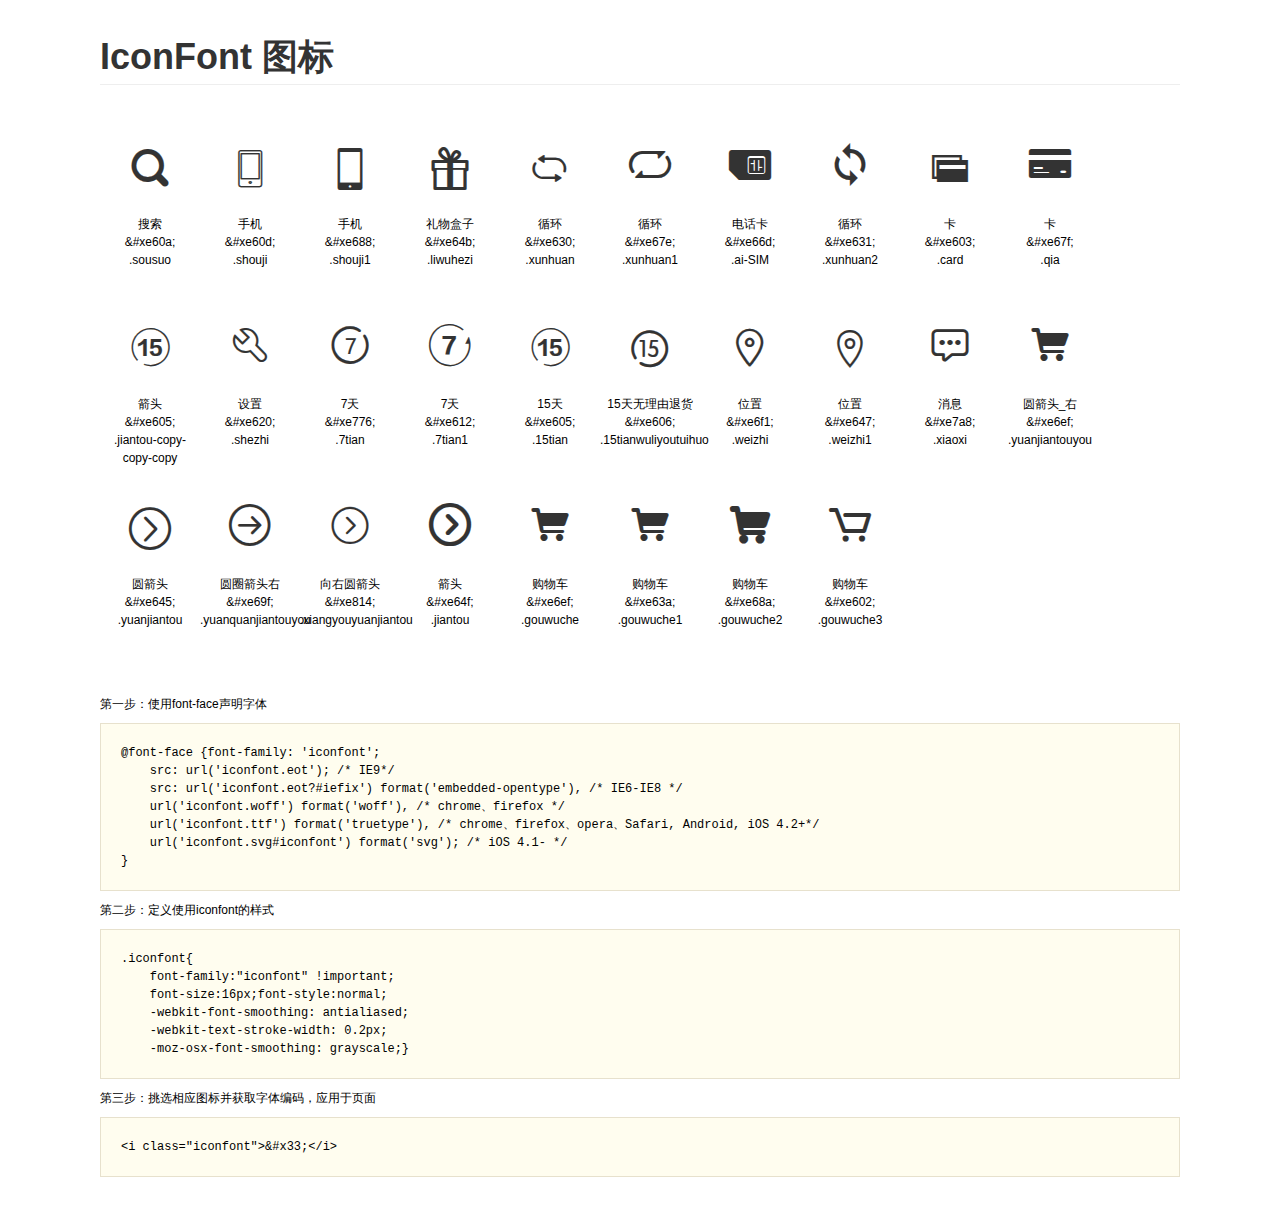
<file: iconfont/demo.html>
<!DOCTYPE html>
<html>
<head>
    <meta charset="utf-8"/>
    <title>IconFont</title>
    <link rel="stylesheet" href="demo.css">
    <link rel="stylesheet" href="iconfont.css">
</head>
<body>
    <div class="main">
        <h1>IconFont 图标</h1>
        <ul class="icon_lists clear">
            
                <li>
                <i class="icon iconfont">&#xe60a;</i>
                    <div class="name">搜索</div>
                    <div class="code">&amp;#xe60a;</div>
                    <div class="fontclass">.sousuo</div>
                </li>
            
                <li>
                <i class="icon iconfont">&#xe60d;</i>
                    <div class="name">手机</div>
                    <div class="code">&amp;#xe60d;</div>
                    <div class="fontclass">.shouji</div>
                </li>
            
                <li>
                <i class="icon iconfont">&#xe688;</i>
                    <div class="name">手机</div>
                    <div class="code">&amp;#xe688;</div>
                    <div class="fontclass">.shouji1</div>
                </li>
            
                <li>
                <i class="icon iconfont">&#xe64b;</i>
                    <div class="name">礼物盒子</div>
                    <div class="code">&amp;#xe64b;</div>
                    <div class="fontclass">.liwuhezi</div>
                </li>
            
                <li>
                <i class="icon iconfont">&#xe630;</i>
                    <div class="name">循环</div>
                    <div class="code">&amp;#xe630;</div>
                    <div class="fontclass">.xunhuan</div>
                </li>
            
                <li>
                <i class="icon iconfont">&#xe67e;</i>
                    <div class="name">循环</div>
                    <div class="code">&amp;#xe67e;</div>
                    <div class="fontclass">.xunhuan1</div>
                </li>
            
                <li>
                <i class="icon iconfont">&#xe66d;</i>
                    <div class="name">电话卡</div>
                    <div class="code">&amp;#xe66d;</div>
                    <div class="fontclass">.ai-SIM</div>
                </li>
            
                <li>
                <i class="icon iconfont">&#xe631;</i>
                    <div class="name">循环</div>
                    <div class="code">&amp;#xe631;</div>
                    <div class="fontclass">.xunhuan2</div>
                </li>
            
                <li>
                <i class="icon iconfont">&#xe603;</i>
                    <div class="name">卡</div>
                    <div class="code">&amp;#xe603;</div>
                    <div class="fontclass">.card</div>
                </li>
            
                <li>
                <i class="icon iconfont">&#xe67f;</i>
                    <div class="name">卡</div>
                    <div class="code">&amp;#xe67f;</div>
                    <div class="fontclass">.qia</div>
                </li>
            
                <li>
                <i class="icon iconfont">&#xe605;</i>
                    <div class="name">箭头</div>
                    <div class="code">&amp;#xe605;</div>
                    <div class="fontclass">.jiantou-copy-copy-copy</div>
                </li>
            
                <li>
                <i class="icon iconfont">&#xe620;</i>
                    <div class="name">设置</div>
                    <div class="code">&amp;#xe620;</div>
                    <div class="fontclass">.shezhi</div>
                </li>
            
                <li>
                <i class="icon iconfont">&#xe776;</i>
                    <div class="name">7天</div>
                    <div class="code">&amp;#xe776;</div>
                    <div class="fontclass">.7tian</div>
                </li>
            
                <li>
                <i class="icon iconfont">&#xe612;</i>
                    <div class="name">7天</div>
                    <div class="code">&amp;#xe612;</div>
                    <div class="fontclass">.7tian1</div>
                </li>
            
                <li>
                <i class="icon iconfont">&#xe605;</i>
                    <div class="name">15天</div>
                    <div class="code">&amp;#xe605;</div>
                    <div class="fontclass">.15tian</div>
                </li>
            
                <li>
                <i class="icon iconfont">&#xe606;</i>
                    <div class="name">15天无理由退货</div>
                    <div class="code">&amp;#xe606;</div>
                    <div class="fontclass">.15tianwuliyoutuihuo</div>
                </li>
            
                <li>
                <i class="icon iconfont">&#xe6f1;</i>
                    <div class="name">位置</div>
                    <div class="code">&amp;#xe6f1;</div>
                    <div class="fontclass">.weizhi</div>
                </li>
            
                <li>
                <i class="icon iconfont">&#xe647;</i>
                    <div class="name">位置</div>
                    <div class="code">&amp;#xe647;</div>
                    <div class="fontclass">.weizhi1</div>
                </li>
            
                <li>
                <i class="icon iconfont">&#xe7a8;</i>
                    <div class="name">消息</div>
                    <div class="code">&amp;#xe7a8;</div>
                    <div class="fontclass">.xiaoxi</div>
                </li>
            
                <li>
                <i class="icon iconfont">&#xe6ef;</i>
                    <div class="name">圆箭头_右</div>
                    <div class="code">&amp;#xe6ef;</div>
                    <div class="fontclass">.yuanjiantouyou</div>
                </li>
            
                <li>
                <i class="icon iconfont">&#xe645;</i>
                    <div class="name">圆箭头</div>
                    <div class="code">&amp;#xe645;</div>
                    <div class="fontclass">.yuanjiantou</div>
                </li>
            
                <li>
                <i class="icon iconfont">&#xe69f;</i>
                    <div class="name">圆圈箭头右</div>
                    <div class="code">&amp;#xe69f;</div>
                    <div class="fontclass">.yuanquanjiantouyou</div>
                </li>
            
                <li>
                <i class="icon iconfont">&#xe814;</i>
                    <div class="name">向右圆箭头</div>
                    <div class="code">&amp;#xe814;</div>
                    <div class="fontclass">.xiangyouyuanjiantou</div>
                </li>
            
                <li>
                <i class="icon iconfont">&#xe64f;</i>
                    <div class="name">箭头</div>
                    <div class="code">&amp;#xe64f;</div>
                    <div class="fontclass">.jiantou</div>
                </li>
            
                <li>
                <i class="icon iconfont">&#xe6ef;</i>
                    <div class="name">购物车</div>
                    <div class="code">&amp;#xe6ef;</div>
                    <div class="fontclass">.gouwuche</div>
                </li>
            
                <li>
                <i class="icon iconfont">&#xe63a;</i>
                    <div class="name">购物车</div>
                    <div class="code">&amp;#xe63a;</div>
                    <div class="fontclass">.gouwuche1</div>
                </li>
            
                <li>
                <i class="icon iconfont">&#xe68a;</i>
                    <div class="name">购物车</div>
                    <div class="code">&amp;#xe68a;</div>
                    <div class="fontclass">.gouwuche2</div>
                </li>
            
                <li>
                <i class="icon iconfont">&#xe602;</i>
                    <div class="name">购物车</div>
                    <div class="code">&amp;#xe602;</div>
                    <div class="fontclass">.gouwuche3</div>
                </li>
            
        </ul>


        <div class="helps">
            第一步：使用font-face声明字体
            <pre>
@font-face {font-family: 'iconfont';
    src: url('iconfont.eot'); /* IE9*/
    src: url('iconfont.eot?#iefix') format('embedded-opentype'), /* IE6-IE8 */
    url('iconfont.woff') format('woff'), /* chrome、firefox */
    url('iconfont.ttf') format('truetype'), /* chrome、firefox、opera、Safari, Android, iOS 4.2+*/
    url('iconfont.svg#iconfont') format('svg'); /* iOS 4.1- */
}
</pre>
第二步：定义使用iconfont的样式
            <pre>
.iconfont{
    font-family:"iconfont" !important;
    font-size:16px;font-style:normal;
    -webkit-font-smoothing: antialiased;
    -webkit-text-stroke-width: 0.2px;
    -moz-osx-font-smoothing: grayscale;}
</pre>
第三步：挑选相应图标并获取字体编码，应用于页面
<pre>
&lt;i class="iconfont"&gt;&amp;#x33;&lt;/i&gt;
</pre>
        </div>

    </div>
</body>
</html>
</file>
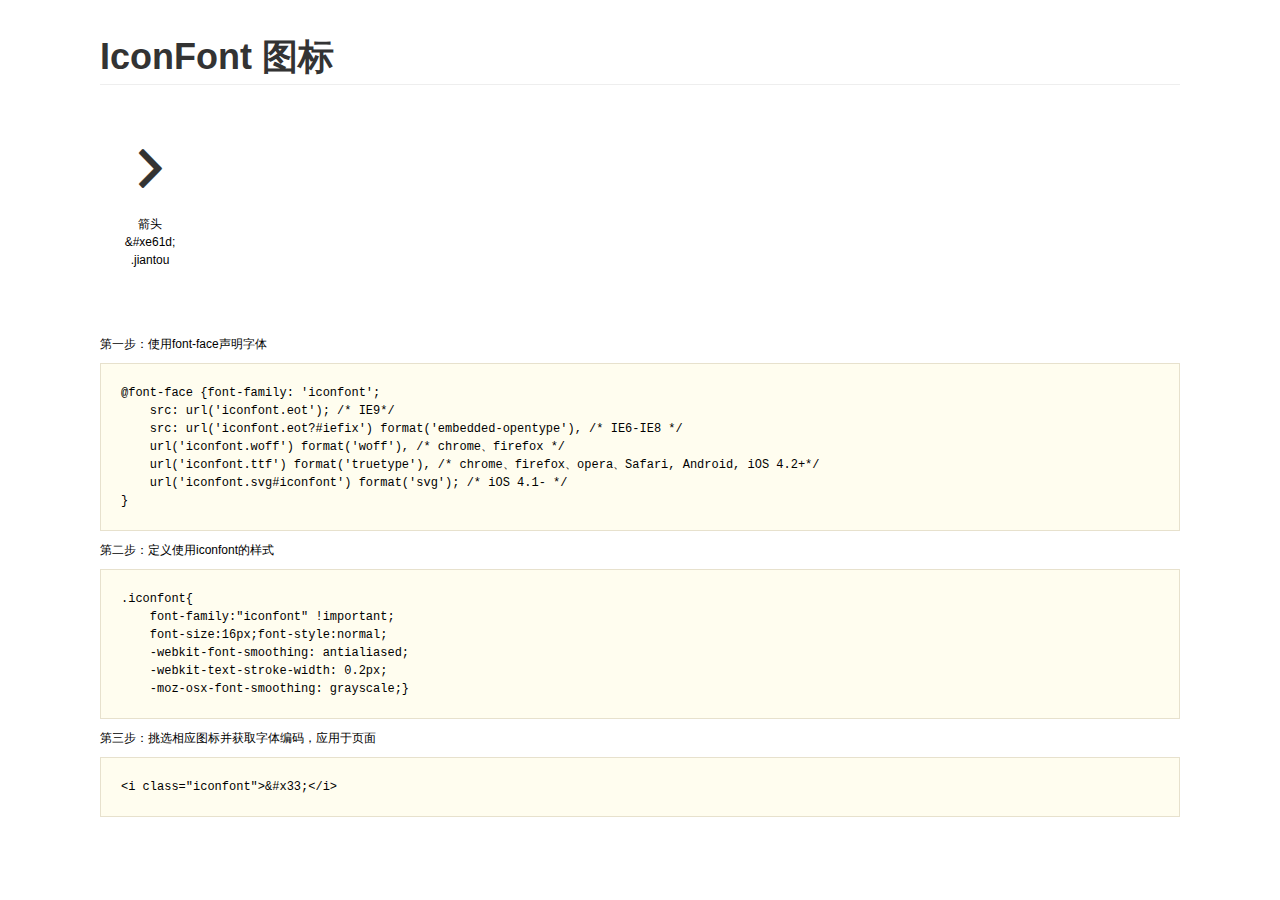
<file: iconfont1/demo.html>
<!DOCTYPE html>
<html>
<head>
    <meta charset="utf-8"/>
    <title>IconFont</title>
    <link rel="stylesheet" href="demo.css">
    <link rel="stylesheet" href="iconfont.css">
</head>
<body>
    <div class="main">
        <h1>IconFont 图标</h1>
        <ul class="icon_lists clear">
            
                <li>
                <i class="icon iconfont">&#xe61d;</i>
                    <div class="name">箭头</div>
                    <div class="code">&amp;#xe61d;</div>
                    <div class="fontclass">.jiantou</div>
                </li>
            
        </ul>


        <div class="helps">
            第一步：使用font-face声明字体
            <pre>
@font-face {font-family: 'iconfont';
    src: url('iconfont.eot'); /* IE9*/
    src: url('iconfont.eot?#iefix') format('embedded-opentype'), /* IE6-IE8 */
    url('iconfont.woff') format('woff'), /* chrome、firefox */
    url('iconfont.ttf') format('truetype'), /* chrome、firefox、opera、Safari, Android, iOS 4.2+*/
    url('iconfont.svg#iconfont') format('svg'); /* iOS 4.1- */
}
</pre>
第二步：定义使用iconfont的样式
            <pre>
.iconfont{
    font-family:"iconfont" !important;
    font-size:16px;font-style:normal;
    -webkit-font-smoothing: antialiased;
    -webkit-text-stroke-width: 0.2px;
    -moz-osx-font-smoothing: grayscale;}
</pre>
第三步：挑选相应图标并获取字体编码，应用于页面
<pre>
&lt;i class="iconfont"&gt;&amp;#x33;&lt;/i&gt;
</pre>
        </div>

    </div>
</body>
</html>
</file>
<file: css/base.css>
@charset "UTF-8";body,h1,h2,h3,h4,h5,h6,hr,p,blockquote,dl,dt,dd,ul,ol,li,pre,form,fieldset,legend,button,input,textarea,th,td{margin:0;padding:0}.mi_top,.mi_head,.mi_buttom,.mi_home,.mi_main,.mi_link,.mi_bom,.mi_name,.mi_max{min-width:1226px}body,button,input,select,textarea{font:12px/1.5tahoma,arial,\5b8b\4f53}.container{width:1226px;margin-right:auto;margin-left:auto}h1,h2,h3,h4,h5,h6{font-size:100%}address,cite,dfn,em,var{font-style:normal}code,kbd,pre,samp{font-family:couriernew,courier,monospace}small{font-size:12px}ul,ol{list-style:none}a{color:#000;text-decoration:none}a:hover{// color:#ff6700;text-decoration:none}sup{vertical-align:text-top}sub{vertical-align:text-bottom}legend{color:#000}fieldset,img{border:0}button,input,select,textarea{font-size:100%}table{border-collapse:collapse;border-spacing:0}.fl{float:left}.fr{float:right}.ct{text-align:center}.clearfix:before,.clearfix:after{content:"";display:table}.clearfix:after{clear:both}.clearfix{*zoom:1}input{border:0;padding:0;margin:0;outline-style:none}img{vertical-align:middle}
</file>
<file: css/header.css>
@charset "UTF-8";@font-face{font-family:'iconfont';src:url('../iconfont/iconfont.eot');src:url('../iconfont/iconfont.eot?#iefix') format('embedded-opentype'),url('../iconfont/iconfont.woff') format('woff'),url('../iconfont/iconfont.ttf') format('truetype'),url('../iconfont/iconfont.svg#iconfont') format('svg')}.iconfont{font-family:"iconfont"!important;font-size:16px;font-style:normal;-webkit-font-smoothing:antialiased;-webkit-text-stroke-width:.2px;-moz-osx-font-smoothing:grayscale}@font-face{font-family:'iconfont';src:url('../iconfont1/iconfont.eot');src:url('../iconfont1/iconfont.eot?#iefix') format('embedded-opentype'),url('../iconfont1/iconfont.woff') format('woff'),url('../iconfont1/iconfont.ttf') format('truetype'),url('../iconfont1/iconfont.svg#iconfont') format('svg')}.iconfont1{font-family:"iconfont"!important;font-size:16px;font-style:normal;-webkit-font-smoothing:antialiased;-webkit-text-stroke-width:.2px;-moz-osx-font-smoothing:grayscale}.mi_top{height:40px;background:#333;font:400 12px/40px "微软雅黑"}.mi_top_fl a,.mi_top_tr a{color:#b0b0b0;margin:0 4px}.mi_top_fl a:hover,.mi_top_tr a:hover{color:#fff}.mi_top_fl span,.mi_top_tr span{height:10px;color:#424242}.mi_top_tr{padding-right:20px}.mi_top_fr{position:relative}.mi_top_box{display:block;width:120px;height:40px;color:#b0b0b0;background:#424242;position:relative;z-index:300}.mi_top_box span{margin:0 1px}.mi_top_boxa{color:#ff6700;background:#fff}.mi_top_num{margin-left:-8px}.mi_top_boxs{width:316px;height:100px;line-height:100px;background:#fff;position:absolute;right:0;z-index:200;display:none;box-shadow:0 0 10px 2px rgba(0,0,0,0.15)}.mi_head{height:100px}.mi_hd_login{background-color:#ff6700;margin-top:22px;margin-right:6px}.mi_hd_login a{content:"";display:block;width:55px;height:55px;background:url("../images/mi-logo.png") no-repeat 50% 50%}.mi_hd_nav{font:400 16px/100px "微软雅黑"}.mi_hd_nav .box{display:block;width:127px;height:100px;margin-left:30px;position:relative}.mi_hd_nav .box span.span{visibility:hidden}.mi_hd_nav>ul>li{float:left;padding-right:20px}.border{border-top:1px solid gray;display:none;position:relative;z-index:100}.mi_buttom{width:100%;height:230px;background:#fff;border-top:1px solid #bfbfbf;box-shadow:0 4px 4px #bbbaba;position:absolute;top:140px;z-index:100;display:none}.mi_bt_con{width:1226px;height:200px;text-align:center;font:400 12px "微软雅黑";padding-bottom:30px;display:none;position:relative}.mi_bt_con li{float:left;width:180px;padding:35px 12px}.mi_bt_con img{width:160px;height:110px;transition:all .5s}.mi_bt_con img:hover{transform:rotate(10deg)}.mi_bt_con div{padding:10px 0 4px 0}.mi_bt_con p{color:#ff6700}.mi_hd_search{width:296px;height:50px;margin-top:25px}.mi_hd_search form{width:296px;height:50px;position:relative}.mi_hd_search input{border:1px solid #e0e0e0;height:50px;position:absolute;transition:all .6s}.mi_hd_search .search{width:245px;left:0;padding:0 10px;position:relative}.mi_hd_search .submit{width:52px;background:#fff;right:0;font:400 20px "";color:gray}.mi_hd_search .submit:hover{background:#ff6700;color:#fff}.mi_hd_search .text{position:absolute;right:62px;top:15px;font-size:12px;font-family:"微软雅黑";text-align:center}.mi_hd_search .text a{display:inline-block;padding:1px 4px;background:#eee;color:#757575;transition:all .5s;margin-right:4px}.mi_hd_search .text a:hover{background:#ff6700;color:#fff}.mi_hd_option{width:243px;border:1px solid #ff6700;position:absolute;top:49px;z-index:100;background:#fff;font:400 12px/30px "微软雅黑";display:none}.mi_hd_option li{padding:0 15px}.mi_hd_option li:hover{background:#f7f7f7}.mi_hd_option a{color:#424242}.mi_hd_option span{color:#b0b0b0;float:right}
</file>
<file: css/nav.css>
@charset "UTF-8";.mi_fl_nav{width:234px;height:460px;position:absolute;top:100px;left:-91px;z-index:100}.mi_fl_nav>ul{height:420px;background:#333;background:rgba(0,0,0,0.6);padding:20px 0}.mi_fl_nav .mi_li_nav{height:42px;line-height:42px;padding:0 20px 0 30px;font-size:14px}.mi_fl_nav .mi_li_nav:hover{background:#ff6700}.mi_fl_nav .mi_li_nav a{color:#fff}.mi_fl_nav .mi_li_nav i{position:absolute;right:20px;color:rgba(255,255,255,0.5)}.mi_li_nav>div{height:460px;border:1px solid #ecebeb;border-left:none;background:#FFF;position:absolute;top:0;left:234px;box-sizing:border-box;box-shadow:1px 10px 8px 0 #ecebeb;display:none}.mi_two_nav1{width:530px}.mi_two_nav2{width:265px}.mi_two_nav3{width:795px}.mi_two_nav4{width:795px}.mi_two_nav5{width:530px}.mi_two_nav6{width:795px}.mi_two_nav7{width:265px}.mi_two_nav8{width:265px}.mi_two_nav9{width:265px}.mi_two_nav10{width:265px}.mi_two_navs .mi_ul{width:264px;float:left}.mi_two_navs li{width:264px;height:76px;float:left;position:relative}.mi_two_navs img{width:40px;height:40px;margin-right:10px;transition:all .5s}.mi_two_navs a:hover img{transform:translateX(-15px);// transform:scale(1.3,1.3)}.mi_two_navs span{color:#333}.mi_two_navs a.a1{display:block;float:left;padding:0 59px 0 20px;margin:17px 0}.mi_two_navs a.a1:hover span{color:#ff6700}.mi_two_navs a.a2{color:#ff6700;border:1px solid #ff6700;width:58px;height:22px;line-height:22px;position:absolute;text-align:center;right:10px;top:26px}.mi_two_navs a.a2:hover{background:#ff6700;color:#fff}
</file>
<file: css/home.css>
@charset "UTF-8";.mi_home_top{position:relative;overflow:hidden}.mi_home_banner ul{width:8000px;position:relative}.mi_home_banner li{float:left}.mi_home_banner img{width:1226px;height:460px}.mi_home_banner ol{position:absolute;top:420px;right:40px}.mi_home_banner ol li{width:6px;height:6px;background:#666;border:2px solid #a7a6a6;border-radius:10px;margin-left:10px;cursor:pointer}.mi_home_banner ol li.current{background:#fff}.mi_home_banner .arr span{width:42px;height:70px;position:absolute;top:180px;z-index:40;cursor:pointer}.mi_home_banner .arr span:nth-child(1){background:url("../images/icon-slides.png") no-repeat -83px;left:234px}.mi_home_banner .arr span:nth-child(1):hover{background:url("../images/icon-slides.png") no-repeat}.mi_home_banner .arr span:nth-child(2){background:url("../images/icon-slides.png") no-repeat -125px;right:0}.mi_home_banner .arr span:nth-child(2):hover{background:url("../images/icon-slides.png") no-repeat -41px}.mi_home_column{padding:14px 0;margin-bottom:10px}.mi_column{width:234px;height:170px;background:#5f5750;float:left;overflow:hidden}.mi_column li{width:70px;height:82px;float:left;padding:1px 4px;text-align:center;font-size:10px;font-family:"微软雅黑";transition:all .2s}.mi_column li:hover{transform:scale(.9,.9)}.mi_column a:hover{color:#fff}.mi_column li:before{content:"";display:block;width:1px;height:70px;margin-top:8px;background:#665e57;float:right;margin-right:-5px}.mi_column li:after{content:"";display:block;width:64px;height:1px;background:#665e57;margin-top:16px;margin-left:3px}.mi_column li:nth-child(3):before,.mi_column li:nth-child(6):before{display:none}.mi_column a{display:block;padding-top:18px;color:rgba(255,255,255,0.7)}.mi_column i{display:block;font-size:24px;margin-bottom:8px}.mi_map ul{float:right}.mi_map li{float:left;margin-left:14px}.mi_map li:hover{box-shadow:-2px 4px 10px 1px gray}.mi_map img{width:316px;height:170px}.mi_home{padding-bottom:40px}.mi_home_tle{height:58px;line-height:58px}.mi_home_tle h2{;font:400 22px/58px "微软雅黑";color:#333;float:left}.mi_home_arrow{float:right}.mi_home_arrow span{font:900 16px "";padding:2px 12px;border:1px solid #e0e0e0;cursor:pointer;color:#dad9d9}.mi_home_hot{height:340px;overflow:hidden}.mi_home_hot ul{width:3000px;transition:all .5s}.mi_home_hot li{width:234px;height:340px;background:#fafafa;float:left;margin-right:14px;text-align:center;font:200 14px "微软雅黑"}.mi_home_hot li>a{display:block;margin:44px 36px 30px}.mi_home_hot .p1{color:#b0b0b0}.mi_home_hot .p2{color:#ff6700}.mi_home_hot p{font-size:12px;padding:4px 0 6px}.mi_home_hot img{width:160px;height:160px;transition:all .5s}.mi_home_hot img:hover{transform:scale(1.3,1.3)}.mi_home_hot li:nth-child(1),.mi_home_hot li:nth-child(6){border-top:1px solid #ffac13}.mi_home_hot li:nth-child(2),.mi_home_hot li:nth-child(7){border-top:1px solid #83c44e}.mi_home_hot li:nth-child(3),.mi_home_hot li:nth-child(8){border-top:1px solid #2196f3}.mi_home_hot li:nth-child(4),.mi_home_hot li:nth-child(9){border-top:1px solid #e53935}.mi_home_hot li:nth-child(5),.mi_home_hot li:nth-child(10){border-top:1px solid #00c0a5}.mi_home_push .mi_home_hot li{border-top:0;transition:all .5s}.mi_home_push .mi_home_hot li a img{transition:all 1.5s}.mi_home_push .mi_home_hot li:hover{transform:translateY(-6px)}.mi_home_push li img:hover{transform:scale(1,1) rotate(360deg)}
</file>
<file: css/main.css>
@charset "UTF-8";.mi_main{background:#f5f5f5;padding-top:50px;padding-bottom:60px}.mi_main_smart{padding-bottom:10px}.mi_smart_top,.mi_match_top{height:58px;font:200 16px/58px "微软雅黑";color:#333}.mi_smart_top h2,.mi_match_top h2{font-size:26px;font-weight:200}.mi_smart_top a{transition:all .3s}.mi_smart_top a:hover{color:#ff6700}.mi_smart_top .i{margin-left:10px}.mi_smart_bot>a,.mi_bot_con li,.mi_match_bot li,.mi_buzz_bot li,.mi_matter_bot>ul>li,.mi_video_bot li{position:relative;top:0;transition:all .4s}.mi_smart_bot>a:hover,.mi_bot_con li:hover,.mi_match_bot li:hover,.mi_buzz_bot li:hover,.mi_matter_bot>ul>li:hover,.mi_video_bot li:hover{top:-2px;box-shadow:2px 6px 15px 5px #cac8c8}.mi_bot_con{margin-left:234px}.mi_bot_con li,.mi_match_bot div:nth-child(2) li{width:234px;height:260px;background:#fff;float:left;margin-left:14px;margin-bottom:14px;padding:20px 0;text-align:center;font:400 14px "微软雅黑"}.mi_bot_con li>div,.mi_bot_2 li.mi_li div:nth-child(1){padding:2px 0;width:64px;font-size:12px;color:#fff;position:absolute;top:0;left:50%;margin-left:-32px}.mi_bot_con li:nth-child(1) div{background:#ffac13}.mi_bot_con li:nth-child(2) div,.mi_bot_con li:nth-child(3) div,.mi_bot_con li:nth-child(4) div{background:#83c44e}.mi_bot_con li:nth-child(5) div{background:#2196f3}.mi_bot_con li:nth-child(7) div,.mi_bot_2 li.mi_li div:nth-child(1){background:#e53935}.mi_bot_con li h3,.mi_match_bot .mi_bot_2 .mi_li h3{font-weight:200}.mi_bot_con li .p1,.mi_match_bot .mi_bot_2 .mi_li .p1{font-size:12px;padding-top:4px}.mi_bot_con li p,.mi_match_bot .mi_bot_2 .mi_li p{color:#b0b0b0;padding-bottom:10px}.mi_bot_con li span,.mi_match_bot .mi_bot_2 .mi_li span{color:#f76000}.mi_bot_con li a{display:block;padding-top:12px}.mi_bot_con img{width:160px;height:160px;transition:all .5s}.mi_bot_con img:hover{transform:translateX(-15px)}.mi_match_top li{float:left;margin-left:30px;height:42px;cursor:pointer}.mi_match_top li.active{border-bottom:2px solid #f76000;color:#f76000}.mi_match_bot .mi_bot_1 li{margin-bottom:14px}.mi_match_bot .mi_bot_2{margin-left:234px;height:628px;overflow:hidden}.mi_match_bot .mi_bot_2 .mi_li{position:relative;overflow:hidden}.mi_match_bot .mi_bot_2 .mi_li a.a1{display:block;padding:16px 0}.mi_match_bot .mi_bot_2 .mi_li img{width:150px;height:150px;transition:all .5s}.mi_match_bot .mi_bot_2 .mi_li img:hover{transform:rotate(18deg)}.mi_match_bot .mi_bot_2 .mi_liss{width:234px;height:93px;background:#fff;padding-bottom:30px}.mi_li_box{position:absolute;width:234px;height:76px;background:#f76000;bottom:-76px;transition:all .5s;text-align:start;text-align:justify}.mi_li:hover .mi_li_box{bottom:0}.mi_li_box>a{font-size:12px;color:#fff;float:left;padding:8px 26px}.mi_li_box>p{color:#eae9e9;font-size:11px;padding-left:24px}.mi_home_push,.mi_main_buzz,.mi_main_matter{padding-bottom:20px}.mi_buzz_bot li:nth-child(1){margin-left:0}.mi_buzz_bot li{width:296px;height:415px;float:left;background:#fff;margin-left:14px;font:400 14px "微软雅黑"}.mi_buzz_bot li a{display:block;margin-bottom:30px;box-sizing:border-box;overflow:hidden}.mi_buzz_bot li img{width:296px;height:220px;transition:all .6s}.mi_buzz_bot li img:hover{transform:scale(1.2,1.2)}.mi_buzz_bot li p{padding:0 25px}.mi_buzz_bot .mi_bot_p1{height:72px;padding-bottom:28px}.mi_buzz_bot .mi_bot_p2{color:#b0b0b0;padding-bottom:10px;font-size:12px}.mi_buzz_bot .mi_bot_p3 a,.mi_buzz_bot .mi_bot_p3 span{float:left}.mi_buzz_bot .mi_bot_p3 span:nth-child(2){color:#e0e0e0;font-family:sans-serif;margin:1px 8px}.mi_buzz_bot .mi_bot_p3 span:nth-child(3){color:#ff6700}.mi_matter_bot{position:relative}.mi_matter_bot .mi_bot_li:nth-child(1){margin-left:0;border-top:1px solid #ffac13;color:#ffac13}.mi_matter_bot .mi_bot_li:nth-child(2){border-top:1px solid #83c44e;color:#83c44e}.mi_matter_bot .mi_bot_li:nth-child(3){border-top:1px solid #e53935;color:#e53935}.mi_matter_bot .mi_bot_li:nth-child(4){border-top:1px solid #2196f3;color:#2196f3}.mi_matter_bot .mi_bot_li{width:296px;height:374px;background:#fff;float:left;margin-left:14px;font-family:"微软雅黑";padding-top:40px}.mi_matter_bot .mi_bot_li:hover span{display:block}.mi_matter_bot .mi_bot_li h2{font-weight:400;text-align:center;padding-bottom:20px}.mi_matter_bot .mi_bot_li{text-align:center;overflow:hidden;position:relative}.mi_matter_bot .mi_bot_spot{position:absolute;bottom:20px;left:50%;margin-left:-64px}.mi_matter_bot .mi_bot_spot li{width:6px;height:6px;border-radius:50%;border:2px solid #fff;display:inline-block;background:#c3bfbf;margin:0 9px;cursor:pointer}.mi_bot_spot li.li{border:2px solid #ffac13;background:#fff}.mi_bot_book li{float:left;width:296px;height:340px}.mi_bot_book ul{width:1240px}.mi_bot_book h4{font-weight:400;font-size:20px;padding-bottom:4px}.mi_bot_book p:nth-child(2){padding:0 40px;height:40px}.mi_bot_book p:nth-child(2) a{font-size:12px;color:#b0b0b0}.mi_bot_book p:nth-child(3){padding-top:10px;font-size:14px}
.mi_bot_book p:nth-child(4){padding-top:20px}.mi_bot_book p:nth-child(4) a{display:block;height:154px}.mi_bot_book p:nth-child(4) img{width:216px;height:154px}.mi_bot_arrow span{position:absolute;padding:14px 6px;background:#b0b0b0;top:50%;font-family:"宋体";font-weight:700;color:#fff;cursor:pointer;display:none}.mi_bot_arrow span:nth-child(1){left:0}.mi_bot_arrow span:nth-child(2){right:0}.mi_bot_arrow span:nth-child(1):hover{background:#757575}.mi_bot_arrow span:nth-child(2):hover{background:#757575}.mi_bot_book li.li_4 h4{font-size:12px;color:#b0b0b0;padding-bottom:1px}.mi_bot_book li.li_4 p.p3{width:118px;height:28px;line-height:28px;border:1px solid;margin:-6px auto;padding:0}.mi_bot_book li.li_4 p.p3 a{display:block;color:#ff7600;font-size:12px;transition:all .5s}.mi_bot_book li.li_4 p.p3 a.a2{color:#83c44e}.mi_bot_book li.li_4 p.p3 a.a3{color:#e53935}.mi_bot_book li.li_4 p.p3 a.a4{color:#2196f3}.mi_bot_book li.li_4 p.p3:hover a.a1{display:block;background:#ff7600;color:#fff}.mi_bot_book li.li_4 p.p3:hover a.a2{display:block;background:#83c44e;color:#fff}.mi_bot_book li.li_4 p.p3:hover a.a3{display:block;background:#e53935;color:#fff}.mi_bot_book li.li_4 p.p3:hover a.a4{display:block;background:#2196f3;color:#fff}.mi_video_bot li:nth-child(1){margin-left:0}.mi_video_bot li{width:296px;height:285px;background:#fff;float:left;margin-left:14px;text-align:center}.mi_video_bot li>a{position:relative;display:block;margin-bottom:30px}.mi_video_bot li span{position:absolute;bottom:10px;left:20px;width:30px;height:18px;border:2px solid #fff;line-height:18px;border-radius:10px;color:#fff;background:rgba(0,0,0,0.6);text-align:center;font-size:20px;font-weight:bold}.mi_video_bot li span:hover{background:#ff6700;border:2px solid #ff6700}.mi_video_bot li h3{font:200 14px "微软雅黑";padding-bottom:6px}.mi_video_bot li p{font:200 12px "微软雅黑";color:#b0b0b0}
</file>
<file: css/footer.css>
@charset "UTF-8";.mi_footer_top{padding:30px 0;border-bottom:1px solid #e0e0e0}.mi_footer_top li{float:left;width:19.8%;height:24px;border-left:1px solid #e0e0e0;text-align:center}.mi_footer_top li:nth-child(1){border-left:none}.mi_footer_top li a{font:400 16px "微软雅黑";color:#616161;transition:all .5s;display:block;margin-top:-4px}.mi_footer_top li a:hover{color:#ff6700}.mi_footer_top li i{font-size:26px;padding-right:6px}.mi_footer_bot{padding:40px 0}.mi_bot_left{font:200 14px "微软雅黑"}.mi_bot_left dl{float:left;width:160px}.mi_bot_left dd a:hover{color:#ff6700}.mi_bot_left dt{padding-bottom:20px}.mi_bot_left dl a{color:#757575;font-size:12px;line-height:28px}.mi_bot_right{width:251px;height:112px;text-align:center;border-left:1px solid #e0e0e0}.mi_bot_right p:nth-child(1){font:400 20px "微软雅黑";color:#ff6700;padding-bottom:4px;margin-top:-4px}.mi_bot_right p:nth-child(2){font:400 12px "微软雅黑";color:#616161;padding-bottom:22px}.mi_bot_right a{display:block;width:118px;padding:5px 1px;margin:0 auto;border:1px solid #ff6700;font:400 12px "微软雅黑";color:#ff6700;transition:all .5s}.mi_bot_right a:hover{background:#ff6700;color:#fff}.mi_link{background:#fafafa;padding:30px 0}.mi_link .mi_logo{width:56px;height:56px;background:url("../images/logo-footer.png")}.mi_link .mi_text{margin-left:10px;font:200 12px "微软雅黑";line-height:20px;color:#b0b0b0;margin-top:-2px}.mi_text p:nth-child(1) a{color:#757575}.mi_text p:nth-child(1) a:hover{color:#ff6700}.mi_text p:nth-child(1) span{margin-left:4px}.mi_text p:nth-child(2){color:#b0b0b0}.mi_links img{width:82px;height:28px}
</file>
<file: css/login.css>
@charset "UTF-8";.mi_logins{position:fixed;z-index:1111;display:none;width:100%;height:100%}.mi_login_auto{width:854px;height:620px;margin:90px auto;background:rgba(233,153,58,0.7);background:rgba(0,0,0,0.7)}.mi_wei{width:68px;height:68px;background:url("../images/sprite_login.gif") no-repeat;float:right;opacity:.3;transition:all .3s;cursor:pointer}.mi_wei:hover{opacity:1}.mi_img{width:49px;height:49px;margin:0 auto;background-color:#ff6700;background-image:url("../images/mi-logo.png")}.mi_account{padding:60px 0}.mi_account h3{text-align:center;font:400 30px "微软雅黑";padding-top:20px}.mi_texts{width:358px;margin:0 auto;text-align:center;font:400 14px "微软雅黑"}.mi_texts input{width:336px;margin-bottom:12px;padding:15px 10px;border:1px solid #e0e0e0;font:400 14px "微软雅黑"}input.mi_but{width:358px;background:#ff6700;border:1px solid #ff6700;color:#fff;margin-top:25px}fieldset{border-top:1px solid #e0e0e0;color:#b0b0b0;margin-top:18px}legend{color:#b0b0b0}.mi_qt{padding-top:60px}.mi_qt a{color:#757575}.mi_qt span,.mi_footers span{margin:8px;font-size:12px;color:#e0e0e0}.mi_footers{font:400 12px "微软雅黑";text-align:center;color:#757575}.mi_footers p{padding-top:10px}.mi_footers a{color:#757575}
</file>
<file: css/name.css>
@charset "UTF-8";@keyframes names{from{transform:rotateZ(0deg)}to{transform:rotateZ(-360deg)}}.mi_name{position:relative}.mi_zou{position:fixed;top:50px;left:110px;z-index:1000000;font:700 66px "楷体";font-family:"楷体";color:red;cursor:pointer;animation:names 6s infinite linear}.mi_max{width:100%;height:6314px;position:absolute;z-index:10000;background:rgba(0,0,0,0.6);display:none;transition:all .5s}@keyframes box{from{transform:scale(0)}to{transform:scale(1.5)}}.mi_max span{position:absolute;left:480px;top:260px;font:800 160px "微软雅黑";color:#fff;animation:box 2s infinite linear}
</file>
<file: iconfont/iconfont.css>
@font-face {font-family: "iconfont";
  src: url('iconfont.eot?t=1472730402'); /* IE9*/
  src: url('iconfont.eot?t=1472730402#iefix') format('embedded-opentype'), /* IE6-IE8 */
  url('iconfont.woff?t=1472730402') format('woff'), /* chrome, firefox */
  url('iconfont.ttf?t=1472730402') format('truetype'), /* chrome, firefox, opera, Safari, Android, iOS 4.2+*/
  url('iconfont.svg?t=1472730402#iconfont') format('svg'); /* iOS 4.1- */
}

.iconfont {
  font-family:"iconfont" !important;
  font-size:16px;
  font-style:normal;
  -webkit-font-smoothing: antialiased;
  -webkit-text-stroke-width: 0.2px;
  -moz-osx-font-smoothing: grayscale;
}
.icon-sousuo:before { content: "\e60a"; }
.icon-shouji:before { content: "\e60d"; }
.icon-shouji1:before { content: "\e688"; }
.icon-liwuhezi:before { content: "\e64b"; }
.icon-xunhuan:before { content: "\e630"; }
.icon-xunhuan1:before { content: "\e67e"; }
.icon-ai-SIM:before { content: "\e66d"; }
.icon-xunhuan2:before { content: "\e631"; }
.icon-card:before { content: "\e603"; }
.icon-qia:before { content: "\e67f"; }
.icon-jiantou-copy-copy-copy:before { content: "\e605"; }
.icon-shezhi:before { content: "\e620"; }
.icon-7tian:before { content: "\e776"; }
.icon-7tian1:before { content: "\e612"; }
.icon-15tian:before { content: "\e605"; }
.icon-15tianwuliyoutuihuo:before { content: "\e606"; }
.icon-weizhi:before { content: "\e6f1"; }
.icon-weizhi1:before { content: "\e647"; }
.icon-xiaoxi:before { content: "\e7a8"; }
.icon-yuanjiantouyou:before { content: "\e6ef"; }
.icon-yuanjiantou:before { content: "\e645"; }
.icon-yuanquanjiantouyou:before { content: "\e69f"; }
.icon-xiangyouyuanjiantou:before { content: "\e814"; }
.icon-jiantou:before { content: "\e64f"; }
.icon-gouwuche:before { content: "\e6ef"; }
.icon-gouwuche1:before { content: "\e63a"; }
.icon-gouwuche2:before { content: "\e68a"; }
.icon-gouwuche3:before { content: "\e602"; }
</file>
<file: iconfont1/iconfont.css>
@font-face {font-family: "iconfont";
  src: url('iconfont.eot?t=1472978067'); /* IE9*/
  src: url('iconfont.eot?t=1472978067#iefix') format('embedded-opentype'), /* IE6-IE8 */
  url('iconfont.woff?t=1472978067') format('woff'), /* chrome, firefox */
  url('iconfont.ttf?t=1472978067') format('truetype'), /* chrome, firefox, opera, Safari, Android, iOS 4.2+*/
  url('iconfont.svg?t=1472978067#iconfont') format('svg'); /* iOS 4.1- */
}

.iconfont {
  font-family:"iconfont" !important;
  font-size:16px;
  font-style:normal;
  -webkit-font-smoothing: antialiased;
  -webkit-text-stroke-width: 0.2px;
  -moz-osx-font-smoothing: grayscale;
}
.icon-jiantou:before { content: "\e61d"; }
</file>
<file: iconfont/demo.css>
*{margin: 0;padding: 0;list-style: none;}
/*
KISSY CSS Reset
理念：1. reset 的目的不是清除浏览器的默认样式，这仅是部分工作。清除和重置是紧密不可分的。
2. reset 的目的不是让默认样式在所有浏览器下一致，而是减少默认样式有可能带来的问题。
3. reset 期望提供一套普适通用的基础样式。但没有银弹，推荐根据具体需求，裁剪和修改后再使用。
特色：1. 适应中文；2. 基于最新主流浏览器。
维护：玉伯<lifesinger@gmail.com>, 正淳<ragecarrier@gmail.com>
 */

/** 清除内外边距 **/
body, h1, h2, h3, h4, h5, h6, hr, p, blockquote, /* structural elements 结构元素 */
dl, dt, dd, ul, ol, li, /* list elements 列表元素 */
pre, /* text formatting elements 文本格式元素 */
form, fieldset, legend, button, input, textarea, /* form elements 表单元素 */
th, td /* table elements 表格元素 */ {
  margin: 0;
  padding: 0;
}

/** 设置默认字体 **/
body,
button, input, select, textarea /* for ie */ {
  font: 12px/1.5 tahoma, arial, \5b8b\4f53, sans-serif;
}
h1, h2, h3, h4, h5, h6 { font-size: 100%; }
address, cite, dfn, em, var { font-style: normal; } /* 将斜体扶正 */
code, kbd, pre, samp { font-family: courier new, courier, monospace; } /* 统一等宽字体 */
small { font-size: 12px; } /* 小于 12px 的中文很难阅读，让 small 正常化 */

/** 重置列表元素 **/
ul, ol { list-style: none; }

/** 重置文本格式元素 **/
a { text-decoration: none; }
a:hover { text-decoration: underline; }


/** 重置表单元素 **/
legend { color: #000; } /* for ie6 */
fieldset, img { border: 0; } /* img 搭车：让链接里的 img 无边框 */
button, input, select, textarea { font-size: 100%; } /* 使得表单元素在 ie 下能继承字体大小 */
/* 注：optgroup 无法扶正 */

/** 重置表格元素 **/
table { border-collapse: collapse; border-spacing: 0; }

/* 清除浮动 */
.ks-clear:after, .clear:after {
  content: '\20';
  display: block;
  height: 0;
  clear: both;
}
.ks-clear, .clear {
  *zoom: 1;
}

.main {padding: 30px 100px;}
.main h1{font-size:36px; color:#333; text-align:left;margin-bottom:30px; border-bottom: 1px solid #eee;}

.helps{margin-top:40px;}
.helps pre{
  padding:20px;
  margin:10px 0;
  border:solid 1px #e7e1cd;
  background-color: #fffdef;
  overflow: auto;
}

.icon_lists li{
  float:left;
  width: 100px;
  height:180px;
  text-align: center;
}
.icon_lists .icon{
  font-size: 42px;
  line-height: 100px;
  margin: 10px 0;
  color:#333;
  -webkit-transition: font-size 0.25s ease-out 0s;
  -moz-transition: font-size 0.25s ease-out 0s;
  transition: font-size 0.25s ease-out 0s;

}
.icon_lists .icon:hover{
  font-size: 100px;
}
</file>
<file: iconfont1/demo.css>
*{margin: 0;padding: 0;list-style: none;}
/*
KISSY CSS Reset
理念：1. reset 的目的不是清除浏览器的默认样式，这仅是部分工作。清除和重置是紧密不可分的。
2. reset 的目的不是让默认样式在所有浏览器下一致，而是减少默认样式有可能带来的问题。
3. reset 期望提供一套普适通用的基础样式。但没有银弹，推荐根据具体需求，裁剪和修改后再使用。
特色：1. 适应中文；2. 基于最新主流浏览器。
维护：玉伯<lifesinger@gmail.com>, 正淳<ragecarrier@gmail.com>
 */

/** 清除内外边距 **/
body, h1, h2, h3, h4, h5, h6, hr, p, blockquote, /* structural elements 结构元素 */
dl, dt, dd, ul, ol, li, /* list elements 列表元素 */
pre, /* text formatting elements 文本格式元素 */
form, fieldset, legend, button, input, textarea, /* form elements 表单元素 */
th, td /* table elements 表格元素 */ {
  margin: 0;
  padding: 0;
}

/** 设置默认字体 **/
body,
button, input, select, textarea /* for ie */ {
  font: 12px/1.5 tahoma, arial, \5b8b\4f53, sans-serif;
}
h1, h2, h3, h4, h5, h6 { font-size: 100%; }
address, cite, dfn, em, var { font-style: normal; } /* 将斜体扶正 */
code, kbd, pre, samp { font-family: courier new, courier, monospace; } /* 统一等宽字体 */
small { font-size: 12px; } /* 小于 12px 的中文很难阅读，让 small 正常化 */

/** 重置列表元素 **/
ul, ol { list-style: none; }

/** 重置文本格式元素 **/
a { text-decoration: none; }
a:hover { text-decoration: underline; }


/** 重置表单元素 **/
legend { color: #000; } /* for ie6 */
fieldset, img { border: 0; } /* img 搭车：让链接里的 img 无边框 */
button, input, select, textarea { font-size: 100%; } /* 使得表单元素在 ie 下能继承字体大小 */
/* 注：optgroup 无法扶正 */

/** 重置表格元素 **/
table { border-collapse: collapse; border-spacing: 0; }

/* 清除浮动 */
.ks-clear:after, .clear:after {
  content: '\20';
  display: block;
  height: 0;
  clear: both;
}
.ks-clear, .clear {
  *zoom: 1;
}

.main {padding: 30px 100px;}
.main h1{font-size:36px; color:#333; text-align:left;margin-bottom:30px; border-bottom: 1px solid #eee;}

.helps{margin-top:40px;}
.helps pre{
  padding:20px;
  margin:10px 0;
  border:solid 1px #e7e1cd;
  background-color: #fffdef;
  overflow: auto;
}

.icon_lists li{
  float:left;
  width: 100px;
  height:180px;
  text-align: center;
}
.icon_lists .icon{
  font-size: 42px;
  line-height: 100px;
  margin: 10px 0;
  color:#333;
  -webkit-transition: font-size 0.25s ease-out 0s;
  -moz-transition: font-size 0.25s ease-out 0s;
  transition: font-size 0.25s ease-out 0s;

}
.icon_lists .icon:hover{
  font-size: 100px;
}
</file>
